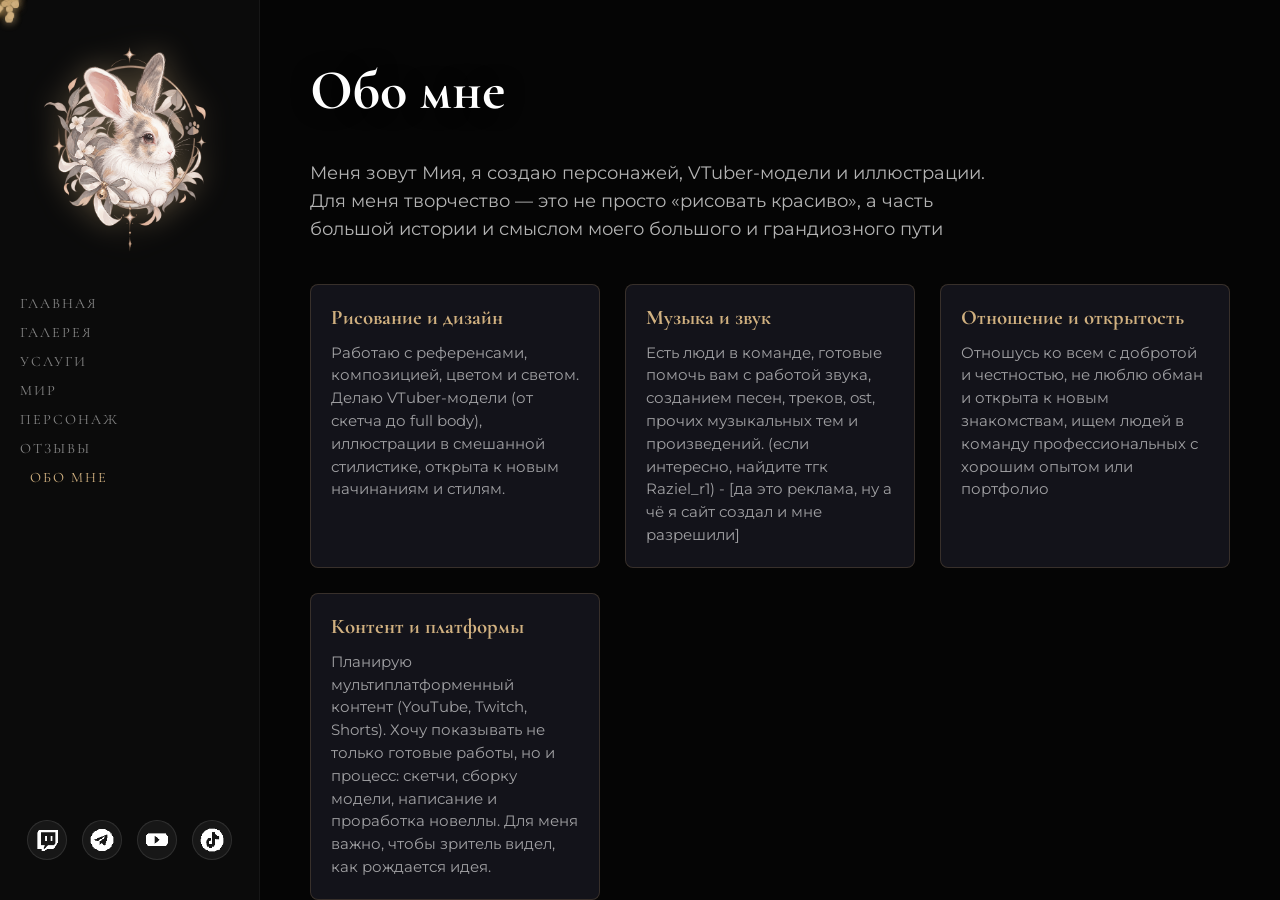
<file: about.html>
<!DOCTYPE html>
<html lang="ru">
<head>
  <link rel="icon" type="img/logo.png" href="img/logo.png">
  <meta charset="UTF-8" />
  <meta name="viewport" content="width=device-width, initial-scale=1.0" />
  <title>Обо мне — Ель Миу Азхар</title>
  
  <link rel="preconnect" href="https://fonts.googleapis.com">
  <link rel="preconnect" href="https://fonts.gstatic.com" crossorigin>
  <link href="https://fonts.googleapis.com/css2?family=Cormorant+Garamond:wght@400;600;700&family=Montserrat:wght@400;500&display=swap" rel="stylesheet">

  <!-- ЗВУКИ (должны лежать в папке sounds/) -->
  <audio id="sound-click" src="sounds/tik.mp3" preload="auto"></audio>
  <audio id="sound-hover" src="sounds/navodka.mp3" preload="auto"></audio>

  <style>
    /* --- БАЗОВЫЕ НАСТРОЙКИ --- */
    body {
      margin: 0;
      padding: 0;
      height: 100vh;
      overflow-x: hidden;
      display: flex;
      flex-direction: column;
      font-family: 'Montserrat', sans-serif;
      background-color: #050505;
      color: #fff;
      box-sizing: border-box;
    }
    * { box-sizing: border-box; }
    .page-wrapper {
      display: flex;
      width: 100%;
      height: 100%;
      overflow: hidden;
      position: relative;
    }

    /* --- САЙДБАР --- */
    .sidebar {
      width: 260px;
      height: 100%;
      background: #0b0b0b;
      padding: 40px 20px;
      display: flex;
      flex-direction: column;
      justify-content: space-between;
      flex-shrink: 0;
      z-index: 10;
      border-right: 1px solid rgba(255,255,255,0.05);
    }
    .logo-wrapper {
      margin-bottom: 30px;
      opacity: 0;
      transform: translateY(-20px);
      animation: fadeInDown 1.2s cubic-bezier(0.16, 1, 0.3, 1) forwards;
    }
    .site-logo {
      max-width: 100%;
      height: auto;
      filter: drop-shadow(0 0 15px rgba(209, 177, 128, 0.4));
    }
    @keyframes logoFloat {
      0%, 100% { transform: translateY(0); }
      50% { transform: translateY(-5px); }
    }
    .logo-wrapper img { animation: logoFloat 6s ease-in-out infinite; }

    .nav-list {
      list-style: none;
      padding: 0; margin: 0;
      display: flex;
      flex-direction: column;
      gap: 10px;
    }
    .nav-link {
      text-decoration: none;
      color: rgba(255, 255, 255, 0.5);
      font-family: 'Cormorant Garamond', serif;
      font-size: 0.9rem;
      text-transform: uppercase;
      letter-spacing: 2px;
      padding: 5px 0;
      transition: all 0.3s ease;
    }
    .nav-link:hover, .nav-link.active {
      color: #d1b180;
      padding-left: 10px;
    }

    .social-row {
      display: flex;
      justify-content: center;
      align-items: center;
      gap: 15px;
      margin-top: auto;
      flex-wrap: nowrap;
    }
    .social-icon-btn {
      width: 40px; height: 40px;
      border-radius: 50%;
      background: rgba(255, 255, 255, 0.05);
      border: 1px solid rgba(255,255,255,0.1);
      display: flex; align-items: center; justify-content: center;
      text-decoration: none;
      transition: all 0.3s cubic-bezier(0.175, 0.885, 0.32, 1.275);
    }
    .social-icon-btn img {
      width: 24px; height: 24px;
      object-fit: contain;
      filter: brightness(0) invert(1);
    }
    .social-icon-btn:hover {
      background: #d1b180;
      transform: scale(1.1) rotate(10deg);
      border-color: #d1b180;
    }
    .social-icon-btn:hover img { filter: brightness(0) invert(0); }

    /* --- КОНТЕНТ --- */
    .main-content {
      flex-grow: 1;
      background: #050505;
      padding: 60px 50px;
      overflow-y: auto;
      position: relative;
      display: flex;
      flex-direction: column;
    }

    .hero-title {
      font-family: 'Cormorant Garamond', serif;
      font-size: 3.5rem;
      color: white;
      margin: 0 0 20px 0;
      line-height: 1.1;
      text-shadow: 0 0 20px rgba(0,0,0,0.5);
      opacity: 0; transform: translateY(30px);
      animation: fadeInUp 1s cubic-bezier(0.16, 1, 0.3, 1) 0.5s forwards;
    }

    .about-intro {
      color: rgba(255,255,255,0.7);
      font-size: 1.1rem;
      max-width: 700px;
      line-height: 1.6;
      margin-bottom: 40px;
      opacity: 0; transform: translateY(20px);
      animation: fadeInUp 0.8s cubic-bezier(0.16, 1, 0.3, 1) 0.7s forwards;
    }

    .skills-grid {
      display: grid;
      grid-template-columns: repeat(auto-fit, minmax(240px, 1fr));
      gap: 25px;
      margin-bottom: 50px;
    }

    .skill-card {
      background: rgba(26, 26, 36, 0.7);
      backdrop-filter: blur(10px);
      border: 1px solid rgba(205, 163, 110, 0.2);
      padding: 20px;
      border-radius: 8px;
      opacity: 0; transform: translateY(20px);
      animation: fadeInUp 0.6s cubic-bezier(0.16, 1, 0.3, 1) forwards;
      transition: transform 0.3s ease, border-color 0.3s ease;
    }
    .skill-card:nth-child(1) { animation-delay: 0.6s; }
    .skill-card:nth-child(2) { animation-delay: 0.7s; }
    .skill-card:nth-child(3) { animation-delay: 0.8s; }
    .skill-card:nth-child(4) { animation-delay: 0.9s; }
    .skill-card:hover {
      transform: translateY(-5px) scale(1.01);
      border-color: #d1b180;
    }

    .skill-card h3 {
      color: #d1b180;
      margin: 0 0 12px 0;
      font-family: 'Cormorant Garamond', serif;
      font-size: 1.3rem;
    }
    .skill-card p {
      color: rgba(255,255,255,0.6);
      margin: 0; font-size: 0.95rem; line-height: 1.5;
    }

    .vision-section {
      border-top: 1px solid rgba(255,255,255,0.08);
      padding-top: 40px;
      opacity: 0; transform: translateY(20px);
      animation: fadeIn 0.8s ease-out 1.0s forwards;
    }
    .vision-title {
      color: white; font-family: 'Cormorant Garamond', serif;
      font-size: 1.8rem; margin-bottom: 20px;
    }
    .vision-text {
      color: rgba(255,255,255,0.65);
      max-width: 700px; line-height: 1.6;
    }

    .cta-block {
      margin-top: auto; text-align: center;
      opacity: 0; animation: fadeIn 0.8s ease-out 1.1s forwards;
    }
    .order-btn {
      background: transparent; border: 2px solid #d1b180;
      color: #d1b180; padding: 14px 40px; text-decoration: none;
      text-transform: uppercase; font-weight: 700; letter-spacing: 1px;
      cursor: pointer; transition: all 0.3s ease;
      font-family: 'Cormorant Garamond', serif;
    }
    .order-btn:hover {
      background: #d1b180; color: #000;
      box-shadow: 0 0 20px rgba(209, 177, 128, 0.3);
    }

    @keyframes fadeInDown { to { opacity: 1; transform: translateY(0); } }
    @keyframes fadeInUp { to { opacity: 1; transform: translateY(0); } }
    @keyframes fadeIn { to { opacity: 1; } }

    /* МОДАЛЬНОЕ ОКНО */
    .modal-overlay {
      position: fixed; top: 0; left: 0; width: 100%; height: 100%;
      background: rgba(0, 0, 0, 0.9); display: none;
      justify-content: center; align-items: center; z-index: 1000;
      backdrop-filter: blur(4px);
    }
    .modal-overlay.active { display: flex; }
    .modal-content {
      background: #111; padding: 30px; border: 1px solid #d1b180;
      text-align: center; max-width: 500px; width: 90%;
    }
    .modal-close {
      position: absolute; top: 15px; right: 20px; background: none; border: none;
      color: rgba(255,255,255,0.5); font-size: 2rem; cursor: pointer;
    }
    .payment-grid {
      display: grid; grid-template-columns: 1fr 1fr; gap: 10px; margin-top: 20px;
    }
    .payment-btn {
      background: transparent; border: 1px solid #d1b180;
      color: #d1b180; padding: 12px; text-decoration: none;
      text-transform: uppercase; font-weight: 700; transition: 0.3s;
      text-align: center; display: block;
    }
    .payment-btn:hover {
      background: #d1b180; color: #000;
      box-shadow: 0 0 15px rgba(209, 177, 128, 0.4);
    }

    @media (max-width: 768px) {
  /* 1. Превращаем сайдбар в компактную шапку сверху */
  .sidebar {
    width: 100%;
    height: auto;
    min-height: 65px; /* Чуть выше, чтобы всё красиво влезло */
    padding: 10px 15px;
    flex-direction: row;
    align-items: center;
    justify-content: flex-start;
    gap: 12px;
    position: sticky;
    top: 0;
    z-index: 1000;
    border-right: none;
    border-bottom: 1px solid rgba(255, 255, 255, 0.1);
    flex-wrap: nowrap; /* Важно: не даем элементам прыгать вниз */
    overflow-x: auto; /* ГЛАВНОЕ: включаем прокрутку самой шапки */
    scrollbar-width: none; /* Скрываем полосу прокрутки в Firefox */
  }

  .sidebar::-webkit-scrollbar {
    display: none; /* Скрываем полосу прокрутки в Chrome/Safari */
  }

  /* 2. Логотип: маленький и круглый */
  .logo-wrapper {
    order: 1;
    width: 44px;
    flex-shrink: 0;
    margin: 0;
    padding: 0;
  }

  .site-logo {
    width: 44px;
    height: 44px;
    border-radius: 50%;
    object-fit: cover;
    filter: drop-shadow(0 0 5px rgba(209, 177, 128, 0.3));
  }

  /* 3. Соцсети: компактно */
  .social-row {
    order: 2;
    display: flex;
    gap: 8px;
    flex-shrink: 0;
  }

  .social-icon-btn {
    width: 32px;
    height: 32px;
    padding: 0;
    border-radius: 50%;
  }

  .social-icon-btn img {
    width: 20px;
    height: 20px;
    object-fit: contain;
  }

  /* 4. Меню: делаем его прокручиваемым внутри шапки */
  .sidebar nav {
    order: 3;
    width: auto;
    margin: 0;
    flex-grow: 1;
  }

  .nav-list {
    display: flex;
    flex-direction: row;
    gap: 24px; /* Расстояние между пунктами меню */
    margin: 0;
    padding: 0;
    list-style: none;
    overflow-x: auto; /* Разрешаем скролл внутри списка */
    scrollbar-width: none;
    padding-bottom: 8px; /* Отступ снизу, чтобы текст не прилипал к скроллу */
  }
  
  .nav-list::-webkit-scrollbar {
    display: none;
  }

  .nav-link {
    white-space: nowrap; /* Запрещаем перенос текста ссылки */
    padding: 0;
    letter-spacing: 1px;
    font-size: 0.85rem;
    text-transform: uppercase;
    color: rgba(255, 255, 255, 0.6);
  }

  .nav-link:hover, .nav-link.active {
    color: #d1b180;
    padding-left: 0; /* Убираем сдвиг на мобильном */
  }

  /* 5. Скрываем большие серые кнопки контактов в блоке .contact-block */
  .contact-block {
    display: none; 
  }

  /* 6. Подстройка основного контента */
  .page-wrapper {
    flex-direction: column;
    height: auto;
  }

  .main-content {
    width: 100%;
    padding: 20px;
    flex-grow: 1;
    overflow-y: auto;
    max-height: calc(100vh - 75px); /* Высота: весь экран минус высота шапки */
  }

  /* 7. Адаптив заголовков и карточек */
  .hero-title {
    font-size: 1.8rem;
    line-height: 1.2;
  }

  .blocks-row {
    margin-top: 30px;
    flex-direction: column;
  }

  .square-card {
    flex: 1 1 100%;
    max-width: 100%;
    padding: 20px;
  }
}

  </style>
</head>
<body>
  <div class="page-wrapper">
    <!-- ЛЕВАЯ ПАНЕЛЬ -->
    <aside class="sidebar">
      <div class="logo-wrapper">
        <img src="img/logo.png" alt="Ель Миу Азхар" class="site-logo" onerror="this.style.display='none'" />
      </div>
      <nav>
        <ul class="nav-list">
          <li><a href="index.html" class="nav-link">Главная</a></li>
          <li><a href="gallery.html" class="nav-link">Галерея</a></li>
          <li><a href="services.html" class="nav-link">Услуги</a></li>
          <li><a href="world.html" class="nav-link">Мир</a></li>
          <li><a href="character.html" class="nav-link">Персонаж</a></li>
          <li><a href="reviews.html" class="nav-link">Отзывы</a></li>
          <li><a href="about.html" class="nav-link active">Обо мне</a></li>
        </ul>
      </nav>
      <div class="social-row">
        <a href="https://www.twitch.tv/kukolnik690028" target="_blank" class="social-icon-btn"><img src="img/twitch.png" alt="Twitch" /></a>
        <a href="https://t.me/MIUMIU690028" target="_blank" class="social-icon-btn"><img src="img/telegram.png" alt="Telegram" /></a>
        <a href="https://www.youtube.com/@elmiuazhar" target="_blank" class="social-icon-btn"><img src="img/youtube.png" alt="YouTube" /></a>
        <a href="https://www.tiktok.com/@elmiuazhar?is_from_webapp=1&sender_device=pc" target="_blank" class="social-icon-btn"><img src="img/tiktok.png" alt="TikTok" /></a>
      </div>
    </aside>
     <!-- ПРАВАЯ ЧАСТЬ -->
    <main class="main-content">
      <h1 class="hero-title">Обо мне</h1>

      <p class="about-intro">
        Меня зовут Мия, я создаю персонажей, VTuber-модели и иллюстрации. Для меня творчество — это не просто «рисовать красиво», а часть большой истории и смыслом моего большого и грандиозного пути

      <section class="skills-grid">
        <article class="skill-card">
          <h3>Рисование и дизайн</h3>
          <p>Работаю с референсами, композицией, цветом и светом. Делаю VTuber-модели (от скетча до full body), иллюстрации в смешанной стилистике, открыта к новым начинаниям и стилям.</p>
        </article>

        <article class="skill-card">
          <h3>Музыка и звук</h3>
          <p>Есть люди в команде, готовые помочь вам с работой звука, созданием песен, треков, ost, прочих музыкальных тем и произведений. (если интересно, найдите тгк Raziel_r1) - [да это реклама, ну а чё я сайт создал и мне разрешили]</p>
        </article>

        <article class="skill-card">
          <h3>Отношение и открытость</h3>
          <p>Отношусь ко всем с добротой и честностью, не люблю обман и открыта к новым знакомствам, ищем людей в команду профессиональных с хорошим опытом или портфолио</p>
        </article>

        <article class="skill-card">
          <h3>Контент и платформы</h3>
          <p>Планирую мультиплатформенный контент (YouTube, Twitch, Shorts). Хочу показывать не только готовые работы, но и процесс: скетчи, сборку модели, написание и проработка новеллы. Для меня важно, чтобы зритель видел, как рождается идея.</p>
        </article>
      </section>

      <section class="vision-section">
        <h2 class="vision-title">Моя цель</h2>
        <p class="vision-text">
          Сделать творчество полноценной работой, где каждая часть усиливает другую: анатомия, свет, контур, цветокор и подбор палитры. Хочу, чтобы мои проекты ощущались как «вселенная» — с историей, правилами и узнаваемой эстетикой/стилистикой. И при этом оставаться понятной для зрителя: показывать процесс, расскрывать искусство, делиться тем, что вдохновляет.
        </p>
      </section>
    </main>
  </div>
  <!-- ЗВУКИ (должны лежать в папке sounds/) -->
  <audio id="sound-click" src="sounds/tik.mp3" preload="auto"></audio>
  <audio id="sound-hover" src="sounds/navodka.mp3" preload="auto"></audio>

  <div id="spark-container"></div>
  <style>
    #spark-container {
      position: fixed;
      top: 0;
      left: 0;
      width: 100%;
      height: 100%;
      pointer-events: none;
      z-index: 9998;
    }
    .spark {
      position: absolute;
      border-radius: 50%;
      background: #d1b180;
      box-shadow: 0 0 10px rgba(209, 177, 128, 0.8);
      will-change: transform, opacity;
    }
  </style>
  <script>
    const container = document.getElementById('spark-container');
    const MAX_SPARKS = 150;
    const SPARK_SIZE = 4;
    const SPEED_FACTOR = 0.6;

    let mouseX = 0;
    let mouseY = 0;

    document.addEventListener('mousemove', (e) => {
      mouseX = e.clientX;
      mouseY = e.clientY;
    });

    function spawnSparks() {
      const count = 3;
      for (let i = 0; i < count; i++) {
        const spark = document.createElement('div');
        spark.classList.add('spark');

        const size = SPARK_SIZE * (0.5 + Math.random() * 1.5);
        spark.style.width = `${size}px`;
        spark.style.height = `${size}px`;

        const offsetX = (Math.random() - 0.5) * 25;
        const offsetY = (Math.random() - 0.5) * 25;
        spark.style.left = `${mouseX + offsetX}px`;
        spark.style.top = `${mouseY + offsetY}px`;

        container.appendChild(spark);

        const angle = Math.random() * Math.PI * 2;
        const distance = 80 + Math.random() * 60;
        const vx = Math.cos(angle) * distance * SPEED_FACTOR;
        const vy = Math.sin(angle) * distance * SPEED_FACTOR;

        let progress = 0;
        const duration = 600 + Math.random() * 400;

        function animateSpark() {
          progress += 1;
          const t = Math.min(progress / duration, 1);
          spark.style.transform = `translate(${vx * t}px, ${vy * t}px)`;
          spark.style.opacity = 1 - t;

          if (t < 1) {
            requestAnimationFrame(animateSpark);
          } else {
            spark.remove();
          }
        }

        animateSpark();

        if (container.children.length > MAX_SPARKS) {
          container.firstChild.remove();
        }
      }
    }

    setInterval(spawnSparks, 80);
  </script>
  <script>
    const clickAudio = document.getElementById('sound-click');
    const hoverAudio = document.getElementById('sound-hover');

    // Функция безопасного воспроизведения звука (учитывает политику браузеров)
    function playSound(audio) {
      if (!audio) return;
      audio.currentTime = 0; // перезапуск с начала
      audio.play().catch(e => console.log('Автовоспроизведение заблокировано браузером (нормально до первого клика)'));
    }

    // Элементы, на которых будут звуки
    const interactiveElements = document.querySelectorAll(
      '.nav-link, .social-icon-btn, .order-btn, .payment-btn, .modal-close'
    );

    interactiveElements.forEach(el => {
      // Звук при наведении
      el.addEventListener('mouseenter', () => {
        playSound(hoverAudio);
      });

      // Звук при клике
      el.addEventListener('click', () => {
        playSound(clickAudio);
      });
    });

    // Модальное окно
    const openBtn = document.getElementById('open-payment');
    const closeBtn = document.getElementById('close-payment');
    const modal = document.getElementById('payment-modal');

    if (openBtn) {
      openBtn.addEventListener('click', () => {
        modal.classList.add('active');
      });
    }

    if (closeBtn) {
      closeBtn.addEventListener('click', () => {
        modal.classList.remove('active');
      });
    }

    window.addEventListener('click', (e) => {
      if (e.target === modal) {
        modal.classList.remove('active');
      }
    });
  </script>
</body>
</html>
</file>
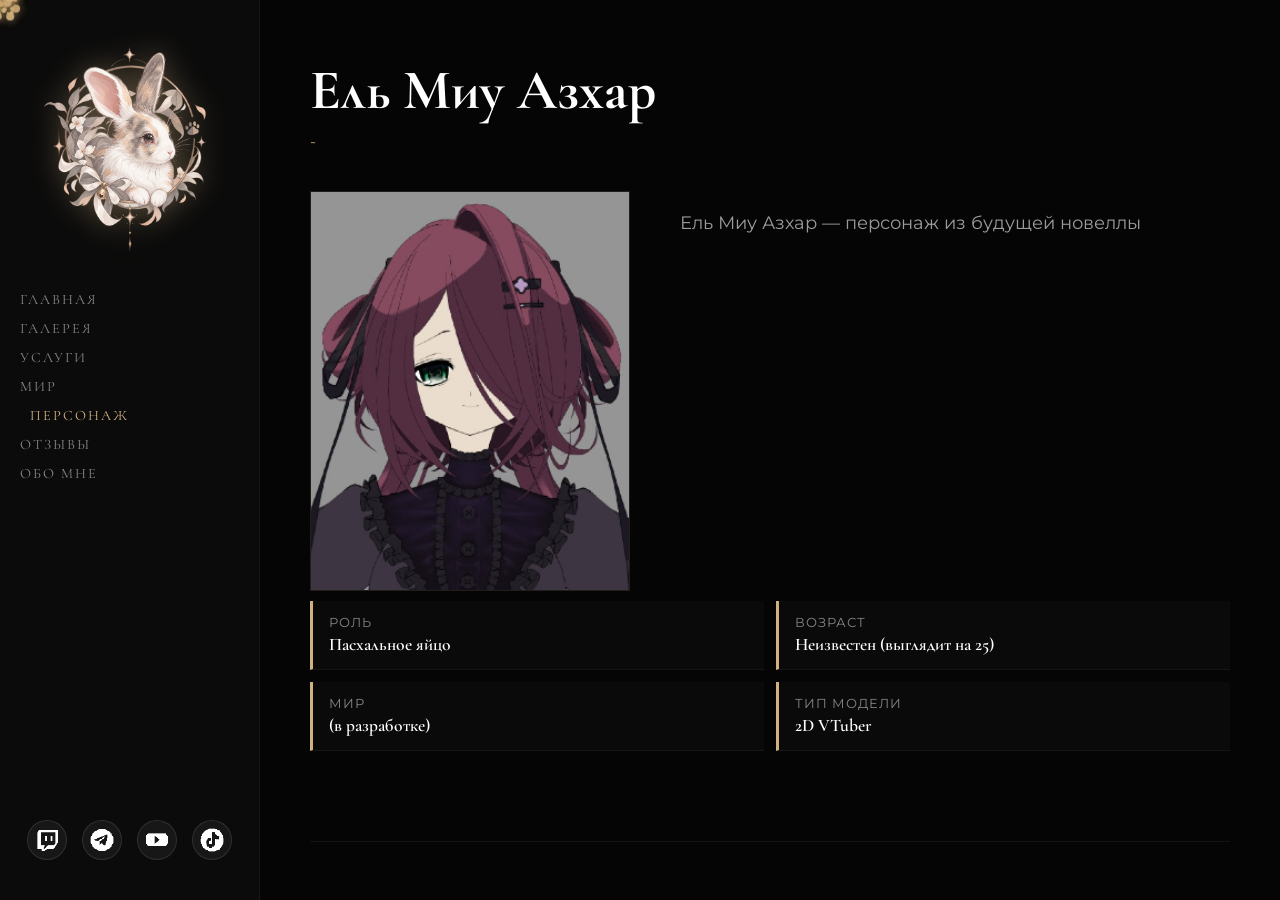
<file: character.html>
<!DOCTYPE html>
<html lang="ru">
<head>
  <link rel="icon" type="img/logo.png" href="img/logo.png">
  <meta charset="UTF-8" />
  <meta name="viewport" content="width=device-width, initial-scale=1.0" />
  <title>Персонаж: — Ель Миу Азхар</title>
  
  <link rel="preconnect" href="https://fonts.googleapis.com">
  <link rel="preconnect" href="https://fonts.gstatic.com" crossorigin>
  <link href="https://fonts.googleapis.com/css2?family=Cormorant+Garamond:wght@400;600;700&family=Montserrat:wght@400;500&display=swap" rel="stylesheet">
  
  <!-- ЗВУКИ (должны лежать в папке sounds/) -->
  <audio id="sound-click" src="sounds/tik.mp3" preload="auto"></audio>
  <audio id="sound-hover" src="sounds/navodka.mp3" preload="auto"></audio>

  <style>
    /* --- БАЗОВЫЕ НАСТРОЙКИ --- */
        /* --- ФОНОВОЕ ВИДЕО (нижний слой) --- */
    body {
      margin: 0;
      padding: 0;
      height: 100vh;
      overflow-x: hidden;
      display: flex;
      flex-direction: column;
      font-family: 'Montserrat', sans-serif;
      color: #fff;
      box-sizing: border-box;
    }

    * { box-sizing: border-box; }

    .page-wrapper {
      display: flex;
      width: 100%;
      height: 100%;
      overflow: hidden;
      position: relative;
    }

    /* --- ЛЕВАЯ ПАНЕЛЬ (САЙДБАР) --- */
    .sidebar {
      width: 260px;
      height: 100%;
      background: #0b0b0b;
      padding: 40px 20px;
      display: flex;
      flex-direction: column;
      justify-content: space-between;
      flex-shrink: 0;
      position: relative;
      z-index: 10;
      border-right: 1px solid rgba(255,255,255,0.05);
    }

    .logo-wrapper {
      margin-bottom: 30px;
      opacity: 0;
      transform: translateY(-20px);
      animation: fadeInDown 1.2s cubic-bezier(0.16, 1, 0.3, 1) forwards;
    }

    .site-logo {
      max-width: 100%;
      height: auto;
      display: block;
      filter: drop-shadow(0 0 15px rgba(209, 177, 128, 0.4));
    }

    @keyframes logoFloat {
      0%, 100% { transform: translateY(0); }
      50% { transform: translateY(-5px); }
    }
    .logo-wrapper img { animation: logoFloat 6s ease-in-out infinite; }

    .nav-list {
      list-style: none;
      padding: 0;
      margin: 0;
      display: flex;
      flex-direction: column;
      gap: 10px;
    }

    .nav-link {
      text-decoration: none;
      color: rgba(255, 255, 255, 0.5);
      font-family: 'Cormorant Garamond', serif;
      font-size: 0.9rem;
      text-transform: uppercase;
      letter-spacing: 2px;
      padding: 5px 0;
      transition: all 0.3s ease;
      position: relative;
    }

    .nav-link:hover, .nav-link.active {
      color: #d1b180;
      padding-left: 10px;
    }

    .social-row {
      display: flex;
      justify-content: center;
      align-items: center;
      gap: 15px;
      margin-top: auto;
      flex-wrap: nowrap;
    }

    .social-icon-btn {
      width: 40px;
      height: 40px;
      border-radius: 50%;
      background: rgba(255, 255, 255, 0.05);
      border: 1px solid rgba(255, 255, 255, 0.1);
      display: flex;
      align-items: center;
      justify-content: center;
      text-decoration: none;
      color: white;
      transition: all 0.3s cubic-bezier(0.175, 0.885, 0.32, 1.275);
      overflow: hidden;
    }

    .social-icon-btn img {
      width: 24px;
      height: 24px;
      object-fit: contain;
      filter: brightness(0) invert(1);
    }

    .social-icon-btn:hover {
      background: #d1b180;
      transform: scale(1.1) rotate(10deg);
      border-color: #d1b180;
    }

    .social-icon-btn:hover img {
      filter: brightness(0) invert(0);
    }

    /* --- ПРАВАЯ ЧАСТЬ (КОНТЕНТ) --- */
    .main-content {
      flex-grow: 1;
      background: #050505;
      padding: 60px 50px;
      overflow-y: auto;
      position: relative;
      display: flex;
      flex-direction: column;
    }

    /* Заголовок персонажа */
    .char-hero {
      opacity: 0;
      transform: translateY(30px);
      animation: fadeInUp 1s cubic-bezier(0.16, 1, 0.3, 1) 0.5s forwards;
      margin-bottom: 40px;
    }

    .char-title {
      font-family: 'Cormorant Garamond', serif;
      font-size: 3.5rem;
      color: white;
      margin: 0 0 10px 0;
      line-height: 1.1;
    }

    .char-subtitle {
      color: rgba(209, 177, 128, 0.8);
      font-family: 'Montserrat', sans-serif;
      font-size: 1rem;
      text-transform: uppercase;
      letter-spacing: 3px;
      margin: 0;
    }

    /* Сетка: арт + информация */
    .character-layout {
      display: grid;
      grid-template-columns: 320px 1fr;
      gap: 50px;
      align-items: start;
    }

    .char-image-wrapper {
      width: 100%;
      aspect-ratio: 4/5;
      background: rgba(255, 255, 255, 0.03);
      border: 1px solid rgba(209, 177, 128, 0.1);
      display: flex;
      align-items: center;
      justify-content: center;
      overflow: hidden;
      position: relative;
      opacity: 0;
      transform: translateY(20px);
      animation: fadeInUp 0.8s cubic-bezier(0.16, 1, 0.3, 1) 0.7s forwards;
    }

    .char-image-wrapper img {
      width: 100%;
      height: 100%;
      object-fit: cover;
      display: block;
    }

    .char-info-block {
      opacity: 0;
      transform: translateY(20px);
      animation: fadeInUp 0.8s cubic-bezier(0.16, 1, 0.3, 1) 0.8s forwards;
    }

    .char-desc {
      color: rgba(255, 255, 255, 0.6);
      font-size: 1.1rem;
      line-height: 1.7;
      margin-bottom: 35px;
      max-width: 550px;
    }

    /* Характеристики в стиле карточек */
    .stats-grid {
      display: grid;
      grid-template-columns: 1fr 1fr;
      gap: 12px;
      margin-bottom: 30px;
    }

    .stat-card {
      background: rgba(255, 255, 255, 0.02);
      border-left: 3px solid #d1b180;
      padding: 14px 16px;
      border-bottom: 1px solid rgba(255, 255, 255, 0.05);
      opacity: 0;
      transform: translateY(10px);
      animation: fadeIn 0.5s ease-out forwards;
    }

    .stat-label {
      font-family: 'Montserrat', sans-serif;
      font-size: 0.8rem;
      color: rgba(255, 255, 255, 0.5);
      text-transform: uppercase;
      letter-spacing: 1px;
      display: block;
      margin-bottom: 4px;
    }

    .stat-value {
      font-family: 'Cormorant Garamond', serif;
      font-weight: 600;
      color: white;
      font-size: 1.1rem;
    }

    .stat-card:nth-child(1) { animation-delay: 0.9s; }
    .stat-card:nth-child(2) { animation-delay: 1.0s; }
    .stat-card:nth-child(3) { animation-delay: 1.1s; }
    .stat-card:nth-child(4) { animation-delay: 1.2s; }

    /* Блок идей для контента */
    .content-ideas-block {
      margin-top: 50px;
      padding-top: 30px;
      border-top: 1px solid rgba(255, 255, 255, 0.05);
      opacity: 0;
      transform: translateY(20px);
      animation: fadeIn 0.6s ease-out 1.3s forwards;
    }

    .ideas-heading {
      color: #d1b180;
      font-family: 'Cormorant Garamond', serif;
      font-size: 1.5rem;
      margin-bottom: 20px;
    }

    .idea-item {
      color: rgba(255, 255, 255, 0.6);
      margin-bottom: 12px;
      font-size: 1rem;
    }

    .idea-item strong { color: white; }

    /* Кнопка CTA */
    .cta-block {
      margin-top: auto;
      text-align: center;
      opacity: 0;
      animation: fadeIn 0.8s ease-out 1.4s forwards;
    }

    .order-btn {
      background: transparent;
      border: 2px solid #d1b180;
      color: #d1b180;
      padding: 14px 40px;
      text-decoration: none;
      text-transform: uppercase;
      font-weight: 700;
      letter-spacing: 1px;
      cursor: pointer;
      transition: all 0.3s ease;
      font-family: 'Cormorant Garamond', serif;
    }

    .order-btn:hover {
      background: #d1b180;
      color: #000;
      box-shadow: 0 0 20px rgba(209, 177, 128, 0.3);
    }

    /* МОДАЛЬНОЕ ОКНО */
    .modal-overlay {
      position: fixed;
      top: 0; left: 0; width: 100%; height: 100%;
      background: rgba(0, 0, 0, 0.9);
      display: none;
      justify-content: center;
      align-items: center;
      z-index: 1000;
      backdrop-filter: blur(4px);
    }
    .modal-overlay.active { display: flex; }
    .modal-content {
      background: #111;
      padding: 30px;
      border: 1px solid #d1b180;
      text-align: center;
      max-width: 500px;
      width: 90%;
    }
    .modal-close {
      position: absolute;
      top: 15px; right: 20px;
      background: none;
      border: none;
      color: rgba(255,255,255,0.5);
      font-size: 2rem;
      cursor: pointer;
    }
    .payment-grid {
      display: grid;
      grid-template-columns: 1fr 1fr;
      gap: 10px;
      margin-top: 20px;
    }
    .payment-btn {
      background: transparent;
      border: 1px solid #d1b180;
      color: #d1b180;
      padding: 12px;
      text-decoration: none;
      text-transform: uppercase;
      font-weight: 700;
      transition: 0.3s;
      text-align: center;
      display: block;
    }
    .payment-btn:hover {
      background: #d1b180;
      color: #000;
      box-shadow: 0 0 15px rgba(209, 177, 128, 0.4);
    }

    /* Анимации */
    @keyframes fadeInDown { to { opacity: 1; transform: translateY(0); } }
    @keyframes fadeInUp { to { opacity: 1; transform: translateY(0); } }
    @keyframes fadeIn { to { opacity: 1; } }

    /* Скрытие скроллбара */
    body::-webkit-scrollbar { display: none; }
    body { scrollbar-width: none; -ms-overflow-style: none; }

    @media (max-width: 768px) {
  /* 1. Превращаем сайдбар в компактную шапку сверху */
  .sidebar {
    width: 100%;
    height: auto;
    min-height: 65px; /* Чуть выше, чтобы всё красиво влезло */
    padding: 10px 15px;
    flex-direction: row;
    align-items: center;
    justify-content: flex-start;
    gap: 12px;
    position: sticky;
    top: 0;
    z-index: 1000;
    border-right: none;
    border-bottom: 1px solid rgba(255, 255, 255, 0.1);
    flex-wrap: nowrap; /* Важно: не даем элементам прыгать вниз */
    overflow-x: auto; /* ГЛАВНОЕ: включаем прокрутку самой шапки */
    scrollbar-width: none; /* Скрываем полосу прокрутки в Firefox */
  }

  .sidebar::-webkit-scrollbar {
    display: none; /* Скрываем полосу прокрутки в Chrome/Safari */
  }

  /* 2. Логотип: маленький и круглый */
  .logo-wrapper {
    order: 1;
    width: 44px;
    flex-shrink: 0;
    margin: 0;
    padding: 0;
  }

  .site-logo {
    width: 44px;
    height: 44px;
    border-radius: 50%;
    object-fit: cover;
    filter: drop-shadow(0 0 5px rgba(209, 177, 128, 0.3));
  }

  /* 3. Соцсети: компактно */
  .social-row {
    order: 2;
    display: flex;
    gap: 8px;
    flex-shrink: 0;
  }

  .social-icon-btn {
    width: 32px;
    height: 32px;
    padding: 0;
    border-radius: 50%;
  }

  .social-icon-btn img {
    width: 20px;
    height: 20px;
    object-fit: contain;
  }

  /* 4. Меню: делаем его прокручиваемым внутри шапки */
  .sidebar nav {
    order: 3;
    width: auto;
    margin: 0;
    flex-grow: 1;
  }

  .nav-list {
    display: flex;
    flex-direction: row;
    gap: 24px; /* Расстояние между пунктами меню */
    margin: 0;
    padding: 0;
    list-style: none;
    overflow-x: auto; /* Разрешаем скролл внутри списка */
    scrollbar-width: none;
    padding-bottom: 8px; /* Отступ снизу, чтобы текст не прилипал к скроллу */
  }
  
  .nav-list::-webkit-scrollbar {
    display: none;
  }

  .nav-link {
    white-space: nowrap; /* Запрещаем перенос текста ссылки */
    padding: 0;
    letter-spacing: 1px;
    font-size: 0.85rem;
    text-transform: uppercase;
    color: rgba(255, 255, 255, 0.6);
  }

  .nav-link:hover, .nav-link.active {
    color: #d1b180;
    padding-left: 0; /* Убираем сдвиг на мобильном */
  }

  /* 5. Скрываем большие серые кнопки контактов в блоке .contact-block */
  .contact-block {
    display: none; 
  }

  /* 6. Подстройка основного контента */
  .page-wrapper {
    flex-direction: column;
    height: auto;
  }

  .main-content {
    width: 100%;
    padding: 20px;
    flex-grow: 1;
    overflow-y: auto;
    max-height: calc(100vh - 75px); /* Высота: весь экран минус высота шапки */
  }

  /* 7. Адаптив заголовков и карточек */
  .hero-title {
    font-size: 1.8rem;
    line-height: 1.2;
  }

  .blocks-row {
    margin-top: 30px;
    flex-direction: column;
  }

  .square-card {
    flex: 1 1 100%;
    max-width: 100%;
    padding: 20px;
  }
  /* 1. Превращаем сетку в одну колонку: сначала арт, потом текст */
  .character-layout {
    display: flex;
    flex-direction: column;
    align-items: center;
    gap: 24px;
  }

  /* 2. Делаем арт адаптивным, но не шире 320px */
  .char-image-wrapper {
    width: 100%;
    max-width: 320px;
    aspect-ratio: 4/5;
    margin: 0 auto;
  }

  .char-image-wrapper img {
    width: 100%;
    height: 100%;
    object-fit: cover;
  }

  /* 3. Блок с описанием (char-info-block) — просто на всю ширину */
  .char-info-block {
    width: 100%;
    max-width: 400px;
    text-align: center;
  }

  .char-desc {
    text-align: center;
    margin-bottom: 24px;
  }

  /* 4. Сетку характеристик тоже делаем в одну колонку на очень узких экранах,
     если нужно. На планшетах можно оставить 2 колонки. */
  .stats-grid {
    grid-template-columns: 1fr; /* Одна колонка */
    gap: 10px;
  }

  .stat-card {
    width: 100%;
  }
}



  </style>
</head>
<body class="bg-home">
  
  <div class="page-wrapper">
    
    <!-- ЛЕВАЯ ПАНЕЛЬ -->
    <aside class="sidebar">
      <div class="logo-wrapper">
        <img src="img/logo.png" alt="Ель Миу Азхар" class="site-logo" onerror="this.style.display='none'">
      </div>
      
      <nav>
        <ul class="nav-list">
          <li><a href="index.html" class="nav-link">Главная</a></li>
          <li><a href="gallery.html" class="nav-link">Галерея</a></li>
          <li><a href="services.html" class="nav-link">Услуги</a></li>
          <li><a href="world.html" class="nav-link">Мир</a></li>
          <li><a href="character.html" class="nav-link active">Персонаж</a></li>
          <li><a href="reviews.html" class="nav-link">Отзывы</a></li>
          <li><a href="about.html" class="nav-link">Обо мне</a></li>
        </ul>
      </nav>
      
      <div class="social-row">
        <a href="https://www.twitch.tv/kukolnik690028" target="_blank" class="social-icon-btn" title="Twitch">
          <img src="img/twitch.png" alt="Twitch" onerror="this.style.display='none'">
        </a>
        <a href="https://t.me/MIUMIU690028" target="_blank" class="social-icon-btn" title="Telegram">
          <img src="img/telegram.png" alt="Telegram" onerror="this.style.display='none'">
        </a>
        <a href="https://www.youtube.com/@elmiuazhar" target="_blank" class="social-icon-btn" title="YouTube">
          <img src="img/youtube.png" alt="YouTube" onerror="this.style.display='none'">
        </a>
        <a href="https://www.tiktok.com/@elmiuazhar?is_from_webapp=1&sender_device=pc" target="_blank" class="social-icon-btn" title="TikTok">
          <img src="img/tiktok.png" alt="TikTok" onerror="this.style.display='none'">
        </a>
      </div>
    </aside>

    <!-- ПРАВАЯ ЧАСТЬ: КОНТЕНТ ПЕРСОНАЖА -->
    <main class="main-content">
      
      <!-- Заголовок -->
      <header class="char-hero">
        <h1 class="char-title">Ель Миу Азхар</h1>
        <p class="char-subtitle">-</p>
      </header>

      <div class="character-layout">
        <!-- Арт -->
        <div class="char-image-wrapper">
          <img src="img/naret-full.png" alt="Нарет, Страж Врат" onerror="this.parentNode.innerHTML='<span style=\'color:rgba(255,255,255,0.4)\'>Арт скоро здесь</span>'">
        </div>

        <!-- Описание -->
        <div class="char-info-block">
          <p class="char-desc">
            Ель Миу Азхар — персонаж из будущей новеллы
          </p>
        </div>
      </div>

      <!-- Характеристики (карточки) -->
      <div class="stats-grid">
        <div class="stat-card">
          <span class="stat-label">Роль</span>
          <span class="stat-value">Пасхальное яйцо</span>
        </div>
        <div class="stat-card">
          <span class="stat-label">Возраст</span>
          <span class="stat-value">Неизвестен (выглядит на 25)</span>
        </div>
        <div class="stat-card">
          <span class="stat-label">Мир</span>
          <span class="stat-value">(в разработке)</span>
        </div>
        <div class="stat-card">
          <span class="stat-label">Тип модели</span>
          <span class="stat-value">2D VTuber</span>
        </div>
      </div>

      <!-- Блок идей для контента -->
      <div class="content-ideas-block">
        <h3 class="ideas-heading">Идеи на будущее:</h3>
        <div class="ideas-list">
          <div class="idea-item">
            <strong>Новелла</strong> посвящённая собственной истории и идеей
          </div>
          <div class="idea-item">
            Новые <strong>Стримы</strong> на твиче с моделькой
          </div>
          <div class="idea-item">
            создание и реализация <strong>Заказов</strong>, а также кастомные предложения от заказщиков
          </div>
          <div class="idea-item">
            <strong>Продвижение</strong> на всех открытых на данный момент площадках
          </div>
          <div class="idea-item" style="margin-top:16px; color:#aaa; font-size:0.9rem;">
            💡 ------------------------------------------------------------------------------------------------------------------------- 💡
          </div>
        </div>
      </div>
    </main>
  </div>
  <!-- ЗВУКИ (должны лежать в папке sounds/) -->
  <audio id="sound-click" src="sounds/tik.mp3" preload="auto"></audio>
  <audio id="sound-hover" src="sounds/navodka.mp3" preload="auto"></audio>

  <div id="spark-container"></div>
  <style>
    #spark-container {
      position: fixed;
      top: 0;
      left: 0;
      width: 100%;
      height: 100%;
      pointer-events: none;
      z-index: 9998;
    }
    .spark {
      position: absolute;
      border-radius: 50%;
      background: #d1b180;
      box-shadow: 0 0 10px rgba(209, 177, 128, 0.8);
      will-change: transform, opacity;
    }
  </style>
  <script>
    const container = document.getElementById('spark-container');
    const MAX_SPARKS = 150;
    const SPARK_SIZE = 4;
    const SPEED_FACTOR = 0.6;

    let mouseX = 0;
    let mouseY = 0;

    document.addEventListener('mousemove', (e) => {
      mouseX = e.clientX;
      mouseY = e.clientY;
    });

    function spawnSparks() {
      const count = 3;
      for (let i = 0; i < count; i++) {
        const spark = document.createElement('div');
        spark.classList.add('spark');

        const size = SPARK_SIZE * (0.5 + Math.random() * 1.5);
        spark.style.width = `${size}px`;
        spark.style.height = `${size}px`;

        const offsetX = (Math.random() - 0.5) * 25;
        const offsetY = (Math.random() - 0.5) * 25;
        spark.style.left = `${mouseX + offsetX}px`;
        spark.style.top = `${mouseY + offsetY}px`;

        container.appendChild(spark);

        const angle = Math.random() * Math.PI * 2;
        const distance = 80 + Math.random() * 60;
        const vx = Math.cos(angle) * distance * SPEED_FACTOR;
        const vy = Math.sin(angle) * distance * SPEED_FACTOR;

        let progress = 0;
        const duration = 600 + Math.random() * 400;

        function animateSpark() {
          progress += 1;
          const t = Math.min(progress / duration, 1);
          spark.style.transform = `translate(${vx * t}px, ${vy * t}px)`;
          spark.style.opacity = 1 - t;

          if (t < 1) {
            requestAnimationFrame(animateSpark);
          } else {
            spark.remove();
          }
        }

        animateSpark();

        if (container.children.length > MAX_SPARKS) {
          container.firstChild.remove();
        }
      }
    }

    setInterval(spawnSparks, 80);
  </script>
  <script>
    const clickAudio = document.getElementById('sound-click');
    const hoverAudio = document.getElementById('sound-hover');

    // Безопасное воспроизведение звука (браузеры требуют взаимодействия пользователя)
    function playSound(audio) {
      if (!audio) return;
      audio.currentTime = 0; // перезапуск с начала
      audio.play().catch(e => {
        // Это нормально: автовоспроизведение заблокировано браузером, пока пользователь не кликнет
        console.log('Автовоспроизведение заблокировано браузером (нормально до первого клика)');
      });
    }

    // Элементы, на которых будут звуки
    const interactiveElements = document.querySelectorAll(
      '.nav-link, .social-icon-btn, .order-btn, .payment-btn, .modal-close'
    );

    interactiveElements.forEach(el => {
      // Звук при наведении
      el.addEventListener('mouseenter', () => {
        playSound(hoverAudio);
      });

      // Звук при клике
      el.addEventListener('click', () => {
        playSound(clickAudio);
      });
    });

    // Модальное окно
    const openBtn = document.getElementById('open-payment');
    const closeBtn = document.getElementById('close-payment');
    const modal = document.getElementById('payment-modal');

    if (openBtn) {
      openBtn.addEventListener('click', () => {
        modal.classList.add('active');
      });
    }

    if (closeBtn) {
      closeBtn.addEventListener('click', () => {
        modal.classList.remove('active');
      });
    }

    window.addEventListener('click', (e) => {
      if (e.target === modal) {
        modal.classList.remove('active');
      }
    });
  </script>
</body>
</html>
</file>
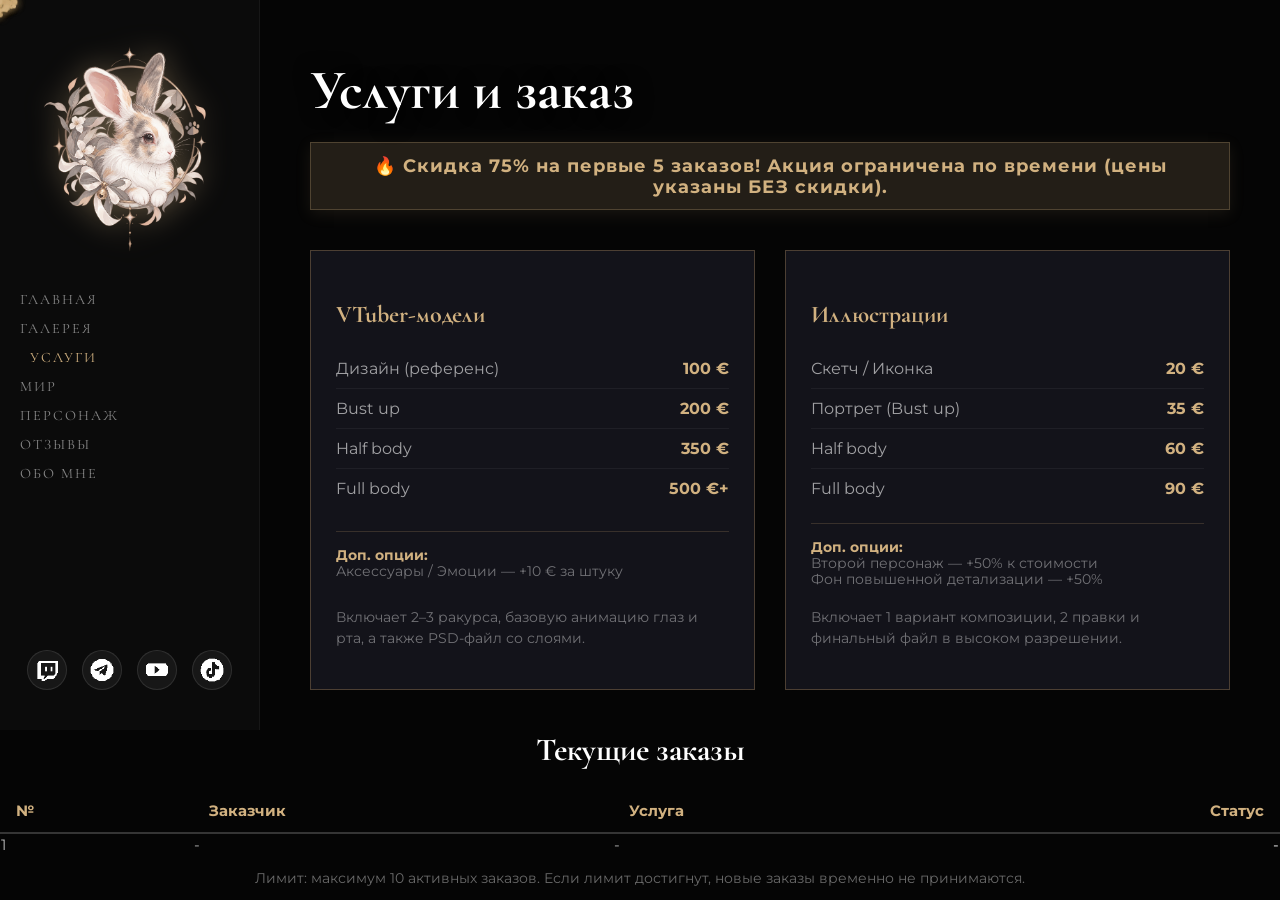
<file: services.html>
<!DOCTYPE html>
<html lang="ru">
<head>
  <link rel="icon" type="img/logo.png" href="img/logo.png">
  <meta charset="UTF-8" />
  <meta name="viewport" content="width=device-width, initial-scale=1.0" />
  <title>Услуги и заказы — Ель Миу Азхар</title>

  <link rel="preconnect" href="https://fonts.googleapis.com">
  <link rel="preconnect" href="https://fonts.gstatic.com" crossorigin>
  <link href="https://fonts.googleapis.com/css2?family=Cormorant+Garamond:wght@400;600;700&family=Montserrat:wght@400;500;display=swap" rel="stylesheet">

  <!-- Звуки (должны лежать в sounds/) -->
  <audio id="sound-click" src="sounds/tik.mp3" preload="auto"></audio>
  <audio id="sound-hover" src="sounds/navodka.mp3" preload="auto"></audio>

  <style>
        /* --- ФОНОВОЕ ВИДЕО (нижний слой) --- */
    .video-background {
      position: fixed;
      top: 0; left: 0; width: 100%; height: 100%;
      z-index: -100;
      overflow: hidden;
      opacity: 0,90;
      background-color: #050505;
    }
    #bg-video {
      position: absolute;
      top: 50%; left: 50%;
      min-width: 100%; min-height: 100%;
      width: auto; height: auto;
      transform: translate(-50%, -50%);
      object-fit: cover;
      display: block;
    }
    .dark-overlay {
      position: fixed;
      top: 0; left: 0; width: 100%; height: 100%;
      background: rgba(0, 0, 0, 0.178); /* подбери под себя: 0.4–0.65 */
      z-index: 5;                       /* выше видео, но ниже контента */
      pointer-events: none; 
    }
    /* --- БАЗА --- */
    body {
      margin: 0; padding: 0; height: 100vh; overflow-x: hidden;
      display: flex; flex-direction: column; font-family: 'Montserrat', sans-serif;
      background-color: #050505; color: #fff; box-sizing: border-box;
    }
    * { box-sizing: border-box; }
    .page-wrapper {
      display: flex; width: 100%; height: 100%; overflow: hidden; position: relative;
    }

    /* --- САЙДБАР --- */
    .sidebar {
      width: 260px; height: 100%; background: #0b0b0b; padding: 40px 20px;
      display: flex; flex-direction: column; justify-content: space-between;
      flex-shrink: 0; z-index: 10; border-right: 1px solid rgba(255,255,255,0.05);
    }
    .logo-wrapper { margin-bottom: 30px; opacity: 0; transform: translateY(-20px);
      animation: fadeInDown 1.2s cubic-bezier(0.16, 1, 0.3, 1) forwards; }
    .site-logo { max-width: 100%; height: auto; display: block;
      filter: drop-shadow(0 0 15px rgba(209, 177, 128, 0.4)); }
    @keyframes logoFloat { 0%, 100% { transform: translateY(0); } 50% { transform: translateY(-5px); } }
    .logo-wrapper img { animation: logoFloat 6s ease-in-out infinite; }

    .nav-list { list-style: none; padding: 0; margin: 0; display: flex; flex-direction: column; gap: 10px; }
    .nav-link { text-decoration: none; color: rgba(255, 255, 255, 0.5);
      font-family: 'Cormorant Garamond', serif; font-size: 0.9rem; text-transform: uppercase;
      letter-spacing: 2px; padding: 5px 0; transition: all 0.3s ease; position: relative; cursor: pointer; }
    .nav-link:hover, .nav-link.active { color: #d1b180; padding-left: 10px; }

    .social-row { display: flex; justify-content: center; align-items: center; gap: 15px; margin-top: auto; }
    .social-icon-btn { width: 40px; height: 40px; border-radius: 50%;
      background: rgba(255, 255, 255, 0.05); border: 1px solid rgba(255,255,255,0.1);
      display: flex; align-items: center; justify-content: center; text-decoration: none;
      transition: all 0.35s cubic-bezier(0.175, 0.885, 0.32, 1.275); overflow: hidden; cursor: pointer; }
    .social-icon-btn img { width: 24px; height: 24px; object-fit: contain; filter: brightness(0) invert(1); }
    .social-icon-btn:hover { background: #d1b180; transform: scale(1.1) rotate(10deg); border-color: #d1b180; }
    .social-icon-btn:hover img { filter: brightness(0) invert(0); }

    /* --- КОНТЕНТ --- */
    .main-content {
      flex-grow: 1; background: #050505; padding: 60px 50px; overflow-y: auto;
      position: relative; display: flex; flex-direction: column;
    }
    .hero-title { font-family: 'Cormorant Garamond', serif; font-size: 3.5rem; color: white;
      margin: 0 0 20px 0; line-height: 1.1; text-shadow: 0 0 20px rgba(0,0,0,0.5);
      opacity: 0; transform: translateY(30px); animation: fadeInUp 1s cubic-bezier(0.16, 1, 0.3, 1) 0.5s forwards; }
    
    /* --- БАННЕР СО СКИДКОЙ --- */
    .discount-banner { padding: 12px 20px; background: rgba(209, 177, 128, 0.15);
      border: 1px solid rgba(209, 177, 128, 0.25); color: #d1b180; font-weight: 700;
      font-size: 1.1rem; text-align: center; margin-bottom: 40px; box-shadow: 0 4px 15px rgba(209, 177, 128, 0.1);
      opacity: 0; transform: translateY(20px); animation: fadeInUp 0.8s cubic-bezier(0.16, 1, 0.3, 1) 0.7s forwards;
      letter-spacing: 1px; }

    /* --- ЦЕНЫ --- */
    .price-section { display: grid; grid-template-columns: repeat(auto-fit, minmax(300px, 1fr)); gap: 30px; margin-bottom: 60px; }
    .price-card { background: rgba(26, 26, 36, 0.7); backdrop-filter: blur(10px);
      border: 1px solid rgba(205, 163, 110, 0.3); padding: 25px; display: flex;
      flex-direction: column; justify-content: space-between; height: 100%;
      color: rgba(255,255,255,0.6); opacity: 0; transform: translateY(20px);
      animation: fadeInUp 0.8s cubic-bezier(0.16, 1, 0.3, 1) forwards;
      transition: transform 0.3s ease, background 0.3s ease; cursor: default; }
    .price-card:nth-child(1) { animation-delay: 0.6s; }
    .price-card:nth-child(2) { animation-delay: 0.7s; }
    .price-card:hover { transform: translateY(-5px) scale(1.01); border-color: #d1b180; background: rgba(26, 26, 36, 0.9); }
    .price-card h3 { color: #d1b180; margin-bottom: 20px; font-size: 1.5rem; font-family: 'Cormorant Garamond', serif; }
    .price-list { list-style: none; padding: 0; margin: 0; }
    .price-list li { display: flex; justify-content: space-between; padding: 10px 0;
      border-bottom: 1px solid rgba(255, 255, 255, 0.05); color: rgba(255,255,255,0.6); }
    .price-list li:last-child { border-bottom: none; }
    .price-val { color: #d1b180; font-weight: 700; }
    .extra-info { margin-top: 15px; padding-top: 15px; border-top: 1px solid rgba(205, 163, 110, 0.2);
      font-size: 0.85rem; color: rgba(255,255,255,0.4); }
    .extra-info strong { color: #d1b180; }
    .note { color: rgba(255,255,255,0.4); font-size: 0.9rem; margin-top: 20px; line-height: 1.5; }

    /* --- ФОРМА ЗАКАЗА (ШИРОКАЯ) --- */
    .order-form-wrapper {
      width: 100%; margin: 0 auto;
      padding: 50px; background: rgba(11, 11, 11, 0.6);
      border: 1px solid rgba(209, 177, 128, 0.2);
      backdrop-filter: blur(8px);
      box-shadow: 0 20px 50px rgba(0, 0, 0, 0.5);
      opacity: 0; transform: translateY(30px);
      animation: fadeInUp 0.8s cubic-bezier(0.16, 1, 0.3, 1) 1.2s forwards;
      margin-bottom: 60px; /* Отступ до футера */
    }
    .form-title {
      font-family: 'Cormorant Garamond', serif;
      font-size: 2rem; color: #fff; margin: 0 0 30px 0;
      text-align: center;
    }
    .form-group { margin-bottom: 25px; }
    .form-label {
      display: block; font-family: 'Montserrat', sans-serif;
      font-size: 0.9rem; color: rgba(255, 255, 255, 0.6);
      margin-bottom: 10px; text-transform: uppercase; letter-spacing: 1px;
    }
    .form-input, .form-textarea {
      width: 100%; padding: 16px;
      background: rgba(0, 0, 0, 0.4); border: 1px solid rgba(255, 255, 255, 0.1);
      color: #fff; font-family: 'Montserrat', sans-serif; font-size: 1rem;
      border-radius: 4px; outline: none; transition: all 0.3s ease;
    }
    .form-input:focus, .form-textarea:focus {
      border-color: #d1b180; box-shadow: 0 0 15px rgba(209, 177, 128, 0.2);
    }
    .form-textarea { resize: vertical; min-height: 140px; }

    .submit-btn {
      width: 100%; padding: 20px;
      background: transparent; border: 1px solid #d1b180;
      color: #d1b180; font-family: 'Cormorant Garamond', serif;
      font-size: 1.1rem; text-transform: uppercase; letter-spacing: 2px;
      cursor: pointer; transition: all 0.3s ease;
      display: block; text-align: center;
    }
    .submit-btn:hover {
      background: #d1b180; color: #000;
      box-shadow: 0 0 25px rgba(209, 177, 128, 0.4);
    }
    .submit-btn:disabled {
      opacity: 0.6; cursor: not-allowed; filter: grayscale(1);
    }

    .status-message {
      margin-top: 20px; font-size: 1rem; text-align: center;
      min-height: 1.5em; font-weight: 500;
    }
    .status-success { color: #8bc34a; }
    .status-error { color: #ff5252; }

    /* Блок про платные правки */
    .paid-edits-notice {
      margin-bottom: 30px; padding: 20px; background: rgba(209, 177, 128, 0.08); 
      border: 1px solid rgba(209, 177, 128, 0.2); border-radius: 8px; 
      color: #d1b180; font-family: 'Cormorant Garamond', serif; text-align: center;
    }

    /* --- БЛОК КОНТАКТОВ (КАК НА СКРИНЕ) --- */
    .contact-footer {
      margin-top: auto; /* Прижимает к низу, если контента мало */
      padding: 60px 0;
      text-align: center;
      border-top: 1px solid rgba(255,255,255,0.05);
      opacity: 0; animation: fadeIn 0.8s ease-out 1.3s forwards;
    }
    .contacts-title { color: white; font-size: 1.5rem; margin-bottom: 30px; font-family: 'Cormorant Garamond', serif; }
    .social-row-footer { display: flex; gap: 20px; justify-content: center; flex-wrap: wrap; }
    .contact-btn-footer {
      width: 50px; height: 50px; border-radius: 50%;
      background: rgba(255, 255, 255, 0.05);
      border: 1px solid rgba(255,255,255,0.1);
      color: white; text-decoration: none;
      display: flex; align-items: center; justify-content: center;
      transition: all 0.3s ease; cursor: pointer;
    }
    .contact-btn-footer:hover {
      background: #d1b180; border-color: #d1b180; color: #000; transform: scale(1.1);
    }
    .contact-email-text { margin-top: 30px; color: rgba(255,255,255,0.4); font-size: 1rem; }
    .contact-email-text a { color: #d1b180; text-decoration: underline; }

    @keyframes fadeInDown { from { opacity: 0; transform: translateY(-20px); } to { opacity: 1; transform: translateY(0); } }
    @keyframes fadeInUp { from { opacity: 0; transform: translateY(30px); } to { opacity: 1; transform: translateY(0); } }
    @keyframes fadeIn { to { opacity: 1; } }
  </style>
</head>
<body>
  
  
  <div class="page-wrapper">
    <!-- Сайдбар -->
    <aside class="sidebar">
      <div class="logo-wrapper">
        <img src="img/logo.png" alt="Логотип" class="site-logo" onerror="this.style.display='none'" />
      </div>
      <nav>
        <ul class="nav-list">
          <li><a href="index.html" class="nav-link">Главная</a></li>
          <li><a href="gallery.html" class="nav-link">Галерея</a></li>
          <li><a href="services.html" class="nav-link active">Услуги</a></li>
          <li><a href="world.html" class="nav-link">Мир</a></li>
          <li><a href="character.html" class="nav-link">Персонаж</a></li>
          <li><a href="reviews.html" class="nav-link">Отзывы</a></li>
          <li><a href="about.html" class="nav-link">Обо мне</a></li>
        </ul>
      </nav>
      <div class="social-row">
        <a href="https://www.twitch.tv/kukolnik690028" target="_blank" class="social-icon-btn">
          <img src="img/twitch.png" alt="Twitch" onerror="this.style.display='none'" />
        </a>
        <a href="https://t.me/MIUMIU690028" target="_blank" class="social-icon-btn">
          <img src="img/telegram.png" alt="Telegram" onerror="this.style.display='none'" />
        </a>
        <a href="https://www.youtube.com/@elmiuazhar" target="_blank" class="social-icon-btn">
          <img src="img/youtube.png" alt="YouTube" onerror="this.style.display='none'" />
        </a>
        <a href="https://www.tiktok.com/@elmiuazhar?is_from_webapp=1&sender_device=pc" target="_blank" class="social-icon-btn">
          <img src="img/tiktok.png" alt="TikTok" onerror="this.style.display='none'" />
        </a>
      </div>
    </aside>

    <!-- Основной контент -->
    <main class="main-content">
      <h1 class="hero-title">Услуги и заказ</h1>
      
      <!-- БАННЕР СО СКИДКОЙ -->
      <div class="discount-banner">
        🔥 Cкидка 75% на первые 5 заказов! Акция ограничена по времени (цены указаны БЕЗ скидки).
      </div>

      <!-- БЛОК С ЦЕНАМИ -->
      <section class="price-section">
        <!-- Карточка 1: VTuber модели -->
        <article class="price-card">
          <div>
            <h3>VTuber-модели</h3>
            <ul class="price-list">
              <li><span>Дизайн (референс)</span><span class="price-val">100 €</span></li>
              <li><span>Bust up</span><span class="price-val">200 €</span></li>
              <li><span>Half body</span><span class="price-val">350 €</span></li>
              <li><span>Full body</span><span class="price-val">500 €+</span></li>
            </ul>
          </div>
          <div class="extra-info">
            <strong>Доп. опции:</strong><br>
            Аксессуары / Эмоции — +10 € за штуку
          </div>
          <p class="note">Включает 2–3 ракурса, базовую анимацию глаз и рта, а также PSD-файл со слоями.</p>
        </article>

        <!-- Карточка 2: Иллюстрации -->
        <article class="price-card">
          <div>
            <h3>Иллюстрации</h3>
            <ul class="price-list">
              <li><span>Скетч / Иконка</span><span class="price-val">20 €</span></li>
              <li><span>Портрет (Bust up)</span><span class="price-val">35 €</span></li>
              <li><span>Half body</span><span class="price-val">60 €</span></li>
              <li><span>Full body</span><span class="price-val">90 €</span></li>
            </ul>
          </div>
          <div class="extra-info">
            <strong>Доп. опции:</strong><br>
            Второй персонаж — +50% к стоимости<br>
            Фон повышенной детализации — +50%
          </div>
          <p class="note">Включает 1 вариант композиции, 2 правки и финальный файл в высоком разрешении.</p>
        </article>
      </section>

      <!-- Блок про платные правки -->
      <div class="paid-edits-notice">
        💵 Платные правки: каждая дополнительная правка стоит 10 €. Первые 2 правки — бесплатно.
      </div>

      <!-- ШИРОКАЯ ФОРМА ЗАКАЗА (Google Sheets) -->
      <div class="order-form-wrapper">
        <h2 class="form-title">Оформить заказ</h2>
        <form id="order-form">
          <div class="form-group">
            <label class="form-label">Имя / ник</label>
            <input type="text" name="name" required placeholder="Например: Саня" class="form-input">
          </div>
          <div class="form-group">
            <label class="form-label">Контакт (Telegram/VK/почта)</label>
            <input type="text" name="contact" required placeholder="t.me/..." class="form-input">
          </div>
          <div class="form-group">
            <label class="form-label">Что нужно (кратко)</label>
            <textarea name="request" rows="4" required placeholder="VTuber‑модель, иллюстрация, скетч — что именно и в каком стиле" class="form-textarea"></textarea>
          </div>
          <button type="submit" class="submit-btn">Отправить заказ</button>
          <p id="telegram-status" class="status-message"></p>
        </form>
      </div>

      <!-- БЛОК КОНТАКТОВ В КОНЦЕ (КАК НА СКРИНЕ) -->
      <footer class="contact-footer">
        <h2 class="contacts-title">Связаться со мной</h2>
        <div class="social-row-footer">
          <a href="https://web.telegram.org/k/#@elmiuazhar" target="_blank" class="contact-btn-footer">
            <img src="img/telegram.png" alt="Telegram" style="width:24px;height:24px;filter:brightness(0) invert(1);" />
          </a>
          <a href="https://m.vk.com/id1121428857" target="_blank" class="contact-btn-footer">
            <img src="img/VK.png" alt="VK" style="width:24px;height:24px;filter:brightness(0) invert(1);" />
          </a>
          <a href="mailto:elmiuazhar@gmail.com" class="contact-btn-footer">
            <svg viewBox="0 0 24 24" fill="none" stroke="currentColor" stroke-width="2" style="width:24px;height:24px;">
              <path d="M4 4h16c1.1 0 2 .9 2 2v12c0 1.1-.9 2-2 2H4c-1.1 0-2-.9-2-2V6c0-1.1.9-2 2-2z"></path>
              <polyline points="22,6 12,13 2,6"></polyline>
            </svg>
          </a>
        </div>
        <p class="contact-email-text">
          Или напишите на почту: <a href="mailto:elmiuazhar@gmail.com">elmiuazhar@gmail.com</a>
        </p>
      </footer>
    </main>
  </div>
      <!-- БЛОК ЗАКАЗОВ С ЛИМИТОМ 10 -->
      <section class="orders-section">
        <h2 class="form-title" style="margin-bottom: 20px;">Текущие заказы</h2>

        <!-- Статус лимита: по умолчанию скрыт -->
        <div id="orders-limit-warning" class="limit-warning" style="
          display: none;
          padding: 20px;
          background: rgba(209, 177, 128, 0.15);
          border: 1px solid rgba(209, 177, 128, 0.3);
          color: #d1b180;
          font-family: 'Cormorant Garamond', serif;
          text-align: center;
          margin-bottom: 30px;
          box-shadow: 0 4px 15px rgba(209, 177, 128, 0.1);
          font-size: 1.1rem;
        ">
          ⚠️ Лимит заказов переполнен. Новые заказы временно не принимаются.
        </div>

        <table class="orders-table" style="
          width: 100%;
          border-collapse: collapse;
          color: rgba(255,255,255,0.7);
          font-size: 0.95rem;
          opacity: 0;
          transform: translateY(20px);
          animation: fadeInUp 0.8s cubic-bezier(0.16, 1, 0.3, 1) 1.4s forwards;
        ">
          <thead>
            <tr style="border-bottom: 2px solid rgba(255,255,255,0.1);">
              <th style="text-align: left; padding: 12px 16px; color: #d1b180;">№</th>
              <th style="text-align: left; padding: 12px 16px; color: #d1b180;">Заказчик</th>
              <th style="text-align: left; padding: 12px 16px; color: #d1b180;">Услуга</th>
              <th style="text-align: right; padding: 12px 16px; color: #d1b180;">Статус</th>
            </tr>
          </thead>
          <tbody id="orders-list">
            <tr><td>1</td><td>-</td><td>-</td><td style="text-align:right; color:#fafafa;">-</td></tr>
          </tbody>
        </table>

        <p style="
          margin-top: 15px;
          color: rgba(255,255,255,0.4);
          font-size: 0.85rem;
          text-align: center;
        ">
          Лимит: максимум 10 активных заказов. Если лимит достигнут, новые заказы временно не принимаются.
        </p>
      </section>

  <!-- Звуки -->
  <audio id="sound-click" src="sounds/tik.mp3" preload="auto"></audio>
  <audio id="sound-hover" src="sounds/navodka.mp3" preload="auto"></audio>
<div id="spark-container"></div>
  <style>
    #spark-container {
      position: fixed;
      top: 0;
      left: 0;
      width: 100%;
      height: 100%;
      pointer-events: none;
      z-index: 9998;
    }
    .spark {
      position: absolute;
      border-radius: 50%;
      background: #d1b180;
      box-shadow: 0 0 10px rgba(209, 177, 128, 0.8);
      will-change: transform, opacity;
    }
    @media (max-width: 768px) {
  /* 1. Превращаем сайдбар в компактную шапку сверху */
  .sidebar {
    width: 100%;
    height: auto;
    min-height: 65px; /* Чуть выше, чтобы всё красиво влезло */
    padding: 10px 15px;
    flex-direction: row;
    align-items: center;
    justify-content: flex-start;
    gap: 12px;
    position: sticky;
    top: 0;
    z-index: 1000;
    border-right: none;
    border-bottom: 1px solid rgba(255, 255, 255, 0.1);
    flex-wrap: nowrap; /* Важно: не даем элементам прыгать вниз */
    overflow-x: auto; /* ГЛАВНОЕ: включаем прокрутку самой шапки */
    scrollbar-width: none; /* Скрываем полосу прокрутки в Firefox */
  }

  .sidebar::-webkit-scrollbar {
    display: none; /* Скрываем полосу прокрутки в Chrome/Safari */
  }

  /* 2. Логотип: маленький и круглый */
  .logo-wrapper {
    order: 1;
    width: 44px;
    flex-shrink: 0;
    margin: 0;
    padding: 0;
  }

  .site-logo {
    width: 44px;
    height: 44px;
    border-radius: 50%;
    object-fit: cover;
    filter: drop-shadow(0 0 5px rgba(209, 177, 128, 0.3));
  }

  /* 3. Соцсети: компактно */
  .social-row {
    order: 2;
    display: flex;
    gap: 8px;
    flex-shrink: 0;
  }

  .social-icon-btn {
    width: 32px;
    height: 32px;
    padding: 0;
    border-radius: 50%;
  }

  .social-icon-btn img {
    width: 20px;
    height: 20px;
    object-fit: contain;
  }

  /* 4. Меню: делаем его прокручиваемым внутри шапки */
  .sidebar nav {
    order: 3;
    width: auto;
    margin: 0;
    flex-grow: 1;
  }

  .nav-list {
    display: flex;
    flex-direction: row;
    gap: 24px; /* Расстояние между пунктами меню */
    margin: 0;
    padding: 0;
    list-style: none;
    overflow-x: auto; /* Разрешаем скролл внутри списка */
    scrollbar-width: none;
    padding-bottom: 8px; /* Отступ снизу, чтобы текст не прилипал к скроллу */
  }
  
  .nav-list::-webkit-scrollbar {
    display: none;
  }

  .nav-link {
    white-space: nowrap; /* Запрещаем перенос текста ссылки */
    padding: 0;
    letter-spacing: 1px;
    font-size: 0.85rem;
    text-transform: uppercase;
    color: rgba(255, 255, 255, 0.6);
  }

  .nav-link:hover, .nav-link.active {
    color: #d1b180;
    padding-left: 0; /* Убираем сдвиг на мобильном */
  }

  /* 5. Скрываем большие серые кнопки контактов в блоке .contact-block */
  .contact-block {
    display: none; 
  }

  /* 6. Подстройка основного контента */
  .page-wrapper {
    flex-direction: column;
    height: auto;
  }

  .main-content {
    width: 100%;
    padding: 20px;
    flex-grow: 1;
    overflow-y: auto;
    max-height: calc(100vh - 75px); /* Высота: весь экран минус высота шапки */
  }

  /* 7. Адаптив заголовков и карточек */
  .hero-title {
    font-size: 1.8rem;
    line-height: 1.2;
  }

  .blocks-row {
    margin-top: 30px;
    flex-direction: column;
  }

  .square-card {
    flex: 1 1 100%;
    max-width: 100%;
    padding: 20px;
  }
}

  </style>
  
  <script>
    const container = document.getElementById('spark-container');
    const MAX_SPARKS = 150;
    const SPARK_SIZE = 4;
    const SPEED_FACTOR = 0.6;

    let mouseX = 0;
    let mouseY = 0;

    document.addEventListener('mousemove', (e) => {
      mouseX = e.clientX;
      mouseY = e.clientY;
    });

    function spawnSparks() {
      const count = 3;
      for (let i = 0; i < count; i++) {
        const spark = document.createElement('div');
        spark.classList.add('spark');

        const size = SPARK_SIZE * (0.5 + Math.random() * 1.5);
        spark.style.width = `${size}px`;
        spark.style.height = `${size}px`;

        const offsetX = (Math.random() - 0.5) * 25;
        const offsetY = (Math.random() - 0.5) * 25;
        spark.style.left = `${mouseX + offsetX}px`;
        spark.style.top = `${mouseY + offsetY}px`;

        container.appendChild(spark);

        const angle = Math.random() * Math.PI * 2;
        const distance = 80 + Math.random() * 60;
        const vx = Math.cos(angle) * distance * SPEED_FACTOR;
        const vy = Math.sin(angle) * distance * SPEED_FACTOR;

        let progress = 0;
        const duration = 600 + Math.random() * 400;

        function animateSpark() {
          progress += 1;
          const t = Math.min(progress / duration, 1);
          spark.style.transform = `translate(${vx * t}px, ${vy * t}px)`;
          spark.style.opacity = 1 - t;

          if (t < 1) {
            requestAnimationFrame(animateSpark);
          } else {
            spark.remove();
          }
        }

        animateSpark();

        if (container.children.length > MAX_SPARKS) {
          container.firstChild.remove();
        }
      }
    }

    setInterval(spawnSparks, 80);
  </script>
  <script>
    // --- ЗВУКИ ---
    const soundClick = document.getElementById('sound-click');
    const soundHover = document.getElementById('sound-hover');

    function playClick() {
      if (!soundClick || !soundClick.src) return;
      soundClick.currentTime = 0;
      soundClick.play().catch(() => {});
    }

    function playHover() {
      if (!soundHover || !soundHover.src) return;
      soundHover.currentTime = 0;
      soundHover.play().catch(() => {});
    }

    const interactiveElements = document.querySelectorAll(
      'button, .submit-btn, .order-btn, .payment-btn, .nav-link, .social-icon-btn, .contact-btn-footer, .price-card'
    );

    interactiveElements.forEach(el => {
      el.addEventListener('mouseenter', playHover);
      el.addEventListener('mousedown', playClick);
    });

    // --- ОТПРАВКА В GOOGLE SHEETS ---
    const form = document.getElementById('order-form');
    const statusText = document.getElementById('telegram-status');
    // Ссылка на твой скрипт Google Apps Script
    const GOOGLE_SCRIPT_URL = 'https://script.google.com/macros/s/AKfycbxEmUyTjowIGxTA4QsjHJLPKRZ6GbXgHZCcE11OE7oY2yb0FTH1g3TtLqAAR3-M69jN/exec';

    form.addEventListener('submit', (e) => {
      e.preventDefault();
      const btn = e.target.querySelector('button[type="submit"]');
      const originalText = btn.textContent;

      // Блокируем кнопку
      btn.disabled = true;
      btn.textContent = 'Отправка...';
      statusText.textContent = '';
      statusText.className = 'status-message';

      const formData = new FormData(form);
      
      // ВАЖНО: Имена полей (name, contact, request) должны совпадать с заголовками в первой строке Google Таблицы
      // Если в таблице заголовки другие (например, "Имя", "Контакт"), нужно переименовать name/contact/request здесь
      
      fetch(GOOGLE_SCRIPT_URL, {
        method: 'POST',
        body: formData
      })
      .then(response => {
        if(response.ok) {
          statusText.textContent = '✅ Заказ успешно отправлен!';
          statusText.classList.add('status-success');
          form.reset();
        } else {
          throw new Error('Ошибка сети');
        }
      })
      .catch(error => {
        console.error('Ошибка:', error);
        statusText.textContent = '❌ Не удалось отправить. Попробуйте позже или напишите напрямую.';
        statusText.classList.add('status-error');
      })
      .finally(() => {
        // Возвращаем кнопку в исходное состояние через 2 секунды
        setTimeout(() => {
          btn.disabled = false;
          btn.textContent = originalText;
        }, 2000);
      });
    });
  </script>
</body>
</html>
</file>
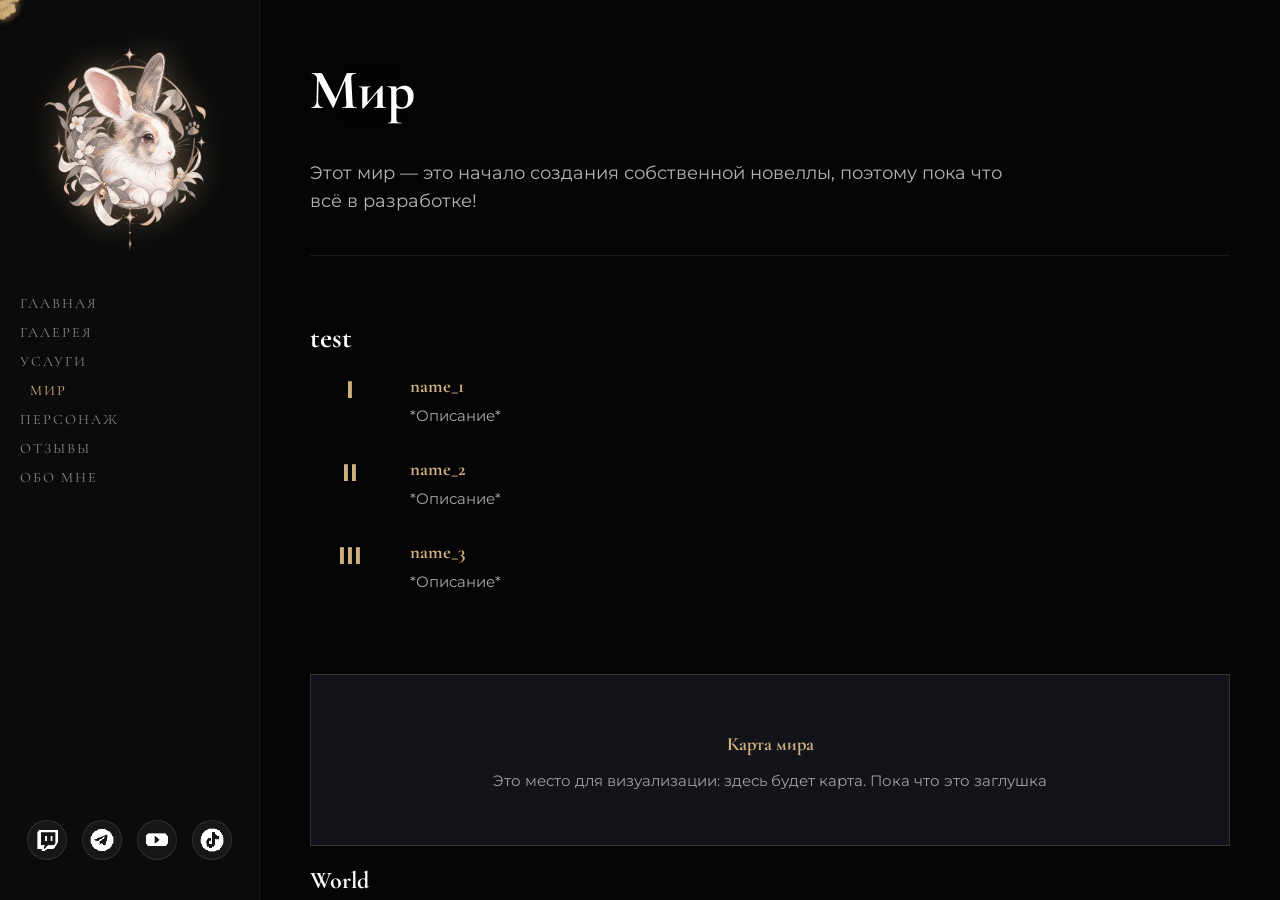
<file: world.html>
<!DOCTYPE html>
<html lang="ru">
<head>
  <link rel="icon" type="img/logo.png" href="img/logo.png">
  <meta charset="UTF-8" />
  <meta name="viewport" content="width=device-width, initial-scale=1.0" />
  <title>Мир — Ель Миу Азхар</title>
  
  <link rel="preconnect" href="https://fonts.googleapis.com">
  <link rel="preconnect" href="https://fonts.gstatic.com" crossorigin>
  <link href="https://fonts.googleapis.com/css2?family=Cormorant+Garamond:wght@400;600;700&family=Montserrat:wght@400;500&display=swap" rel="stylesheet">

  <!-- ЗВУКИ (должны лежать в папке sounds/) -->
  <audio id="sound-click" src="sounds/tik.mp3" preload="auto"></audio>
  <audio id="sound-hover" src="sounds/navodka.mp3" preload="auto"></audio>

  <style>
    /* --- БАЗОВЫЕ НАСТРОЙКИ --- */
    body {
      margin: 0; padding: 0; height: 100vh; overflow-x: hidden;
      display: flex; flex-direction: column; font-family: 'Montserrat', sans-serif;
      background-color: #050505; color: #fff; box-sizing: border-box;
    }
    * { box-sizing: border-box; }
    .page-wrapper {
      display: flex; width: 100%; height: 100%; overflow: hidden; position: relative;
    }

    /* --- САЙДБАР --- */
    .sidebar {
      width: 260px; height: 100%; background: #0b0b0b; padding: 40px 20px;
      display: flex; flex-direction: column; justify-content: space-between;
      flex-shrink: 0; z-index: 10; border-right: 1px solid rgba(255,255,255,0.05);
    }
    .logo-wrapper {
      margin-bottom: 30px; opacity: 0; transform: translateY(-20px);
      animation: fadeInDown 1.2s cubic-bezier(0.16, 1, 0.3, 1) forwards;
    }
    .site-logo {
      max-width: 100%; height: auto;
      filter: drop-shadow(0 0 15px rgba(209, 177, 128, 0.4));
    }
    @keyframes logoFloat {
      0%, 100% { transform: translateY(0); }
      50% { transform: translateY(-5px); }
    }
    .logo-wrapper img { animation: logoFloat 6s ease-in-out infinite; }

    .nav-list {
      list-style: none; padding: 0; margin: 0;
      display: flex; flex-direction: column; gap: 10px;
    }
    .nav-link {
      text-decoration: none; color: rgba(255, 255, 255, 0.5);
      font-family: 'Cormorant Garamond', serif; font-size: 0.9rem;
      text-transform: uppercase; letter-spacing: 2px; padding: 5px 0;
      transition: all 0.3s ease;
    }
    .nav-link:hover, .nav-link.active {
      color: #d1b180; padding-left: 10px;
    }

    .social-row {
      display: flex; justify-content: center; align-items: center; gap: 15px;
      margin-top: auto; flex-wrap: nowrap;
    }
    .social-icon-btn {
      width: 40px; height: 40px; border-radius: 50%;
      background: rgba(255, 255, 255, 0.05);
      border: 1px solid rgba(255,255,255,0.1);
      display: flex; align-items: center; justify-content: center;
      text-decoration: none; transition: all 0.3s cubic-bezier(0.175, 0.885, 0.32, 1.275);
    }
    .social-icon-btn img {
      width: 24px; height: 24px; object-fit: contain;
      filter: brightness(0) invert(1);
    }
    .social-icon-btn:hover {
      background: #d1b180; transform: scale(1.1) rotate(10deg);
      border-color: #d1b180;
    }
    .social-icon-btn:hover img { filter: brightness(0) invert(0); }

    /* --- КОНТЕНТ --- */
    .main-content {
      flex-grow: 1; background: #050505; padding: 60px 50px;
      overflow-y: auto; position: relative; display: flex; flex-direction: column;
    }

    .hero-title {
      font-family: 'Cormorant Garamond', serif; font-size: 3.5rem;
      color: white; margin: 0 0 20px 0; line-height: 1.1;
      text-shadow: 0 0 20px rgba(0,0,0,0.5);
      opacity: 0; transform: translateY(30px);
      animation: fadeInUp 1s cubic-bezier(0.16, 1, 0.3, 1) 0.5s forwards;
    }

    .world-intro {
      color: rgba(255,255,255,0.7); font-size: 1.1rem; max-width: 700px;
      line-height: 1.6; margin-bottom: 40px;
      opacity: 0; transform: translateY(20px);
      animation: fadeInUp 0.8s cubic-bezier(0.16, 1, 0.3, 1) 0.7s forwards;
    }

    .lore-section {
      border-top: 1px solid rgba(255,255,255,0.08);
      padding-top: 40px; margin-bottom: 50px;
    }
    .lore-title {
      color: white; font-family: 'Cormorant Garamond', serif;
      font-size: 1.8rem; margin-bottom: 20px;
    }
    .lore-item {
      display: grid; grid-template-columns: 80px 1fr; gap: 20px;
      align-items: start; margin-bottom: 30px;
    }
    .lore-icon {
      grid-row: 1 / -1; display: flex; align-items: center; justify-content: center;
      color: #d1b180; font-weight: 700; font-size: 1.5rem;
    }
    .lore-text h3 {
      color: #d1b180; margin: 0 0 8px 0; font-family: 'Cormorant Garamond', serif;
    }
    .lore-text p {
      color: rgba(255,255,255,0.65); margin: 0; font-size: 0.95rem; line-height: 1.5;
    }

    .map-placeholder {
      background: rgba(26, 26, 36, 0.7);
      backdrop-filter: blur(10px);
      border: 1px solid rgba(205, 163, 110, 0.2);
      padding: 40px; text-align: center;
      opacity: 0; transform: translateY(20px);
      animation: fadeInUp 0.8s cubic-bezier(0.16, 1, 0.3, 1) 1.0s forwards;
    }
    .map-placeholder h3 {
      color: #d1b180; font-family: 'Cormorant Garamond', serif; margin-bottom: 12px;
    }
    .map-placeholder p {
      color: rgba(255,255,255,0.6); font-size: 0.95rem;
    }

    .cta-block {
      margin-top: auto; text-align: center;
      opacity: 0; animation: fadeIn 0.8s ease-out 1.1s forwards;
    }
    .order-btn {
      background: transparent; border: 2px solid #d1b180;
      color: #d1b180; padding: 14px 40px; text-decoration: none;
      text-transform: uppercase; font-weight: 700; letter-spacing: 1px;
      cursor: pointer; transition: all 0.3s ease;
      font-family: 'Cormorant Garamond', serif;
    }
    .order-btn:hover {
      background: #d1b180; color: #000;
      box-shadow: 0 0 20px rgba(209, 177, 128, 0.3);
    }

    @keyframes fadeInDown { to { opacity: 1; transform: translateY(0); } }
    @keyframes fadeInUp { to { opacity: 1; transform: translateY(0); } }
    @keyframes fadeIn { to { opacity: 1; } }

    /* МОДАЛЬНОЕ ОКНО */
    .modal-overlay {
      position: fixed; top: 0; left: 0; width: 100%; height: 100%;
      background: rgba(0, 0, 0, 0.9); display: none;
      justify-content: center; align-items: center; z-index: 1000;
      backdrop-filter: blur(4px);
    }
    .modal-overlay.active { display: flex; }
    .modal-content {
      background: #111; padding: 30px; border: 1px solid #d1b180;
      text-align: center; max-width: 500px; width: 90%;
    }
    .modal-close {
      position: absolute; top: 15px; right: 20px; background: none; border: none;
      color: rgba(255,255,255,0.5); font-size: 2rem; cursor: pointer;
    }
    .payment-grid {
      display: grid; grid-template-columns: 1fr 1fr; gap: 10px; margin-top: 20px;
    }
    .payment-btn {
      background: transparent; border: 1px solid #d1b180;
      color: #d1b180; padding: 12px; text-decoration: none;
      text-transform: uppercase; font-weight: 700; transition: 0.3s;
      text-align: center; display: block;
    }
    .payment-btn:hover {
      background: #d1b180; color: #000;
      box-shadow: 0 0 15px rgba(209, 177, 128, 0.4);
    }

    /* АДАПТИВ */
    @media (max-width: 768px) {
  /* 1. Превращаем сайдбар в компактную шапку сверху */
  .sidebar {
    width: 100%;
    height: auto;
    min-height: 65px; /* Чуть выше, чтобы всё красиво влезло */
    padding: 10px 15px;
    flex-direction: row;
    align-items: center;
    justify-content: flex-start;
    gap: 12px;
    position: sticky;
    top: 0;
    z-index: 1000;
    border-right: none;
    border-bottom: 1px solid rgba(255, 255, 255, 0.1);
    flex-wrap: nowrap; /* Важно: не даем элементам прыгать вниз */
    overflow-x: auto; /* ГЛАВНОЕ: включаем прокрутку самой шапки */
    scrollbar-width: none; /* Скрываем полосу прокрутки в Firefox */
  }

  .sidebar::-webkit-scrollbar {
    display: none; /* Скрываем полосу прокрутки в Chrome/Safari */
  }

  /* 2. Логотип: маленький и круглый */
  .logo-wrapper {
    order: 1;
    width: 44px;
    flex-shrink: 0;
    margin: 0;
    padding: 0;
  }

  .site-logo {
    width: 44px;
    height: 44px;
    border-radius: 50%;
    object-fit: cover;
    filter: drop-shadow(0 0 5px rgba(209, 177, 128, 0.3));
  }

  /* 3. Соцсети: компактно */
  .social-row {
    order: 2;
    display: flex;
    gap: 8px;
    flex-shrink: 0;
  }

  .social-icon-btn {
    width: 32px;
    height: 32px;
    padding: 0;
    border-radius: 50%;
  }

  .social-icon-btn img {
    width: 20px;
    height: 20px;
    object-fit: contain;
  }

  /* 4. Меню: делаем его прокручиваемым внутри шапки */
  .sidebar nav {
    order: 3;
    width: auto;
    margin: 0;
    flex-grow: 1;
  }

  .nav-list {
    display: flex;
    flex-direction: row;
    gap: 24px; /* Расстояние между пунктами меню */
    margin: 0;
    padding: 0;
    list-style: none;
    overflow-x: auto; /* Разрешаем скролл внутри списка */
    scrollbar-width: none;
    padding-bottom: 8px; /* Отступ снизу, чтобы текст не прилипал к скроллу */
  }
  
  .nav-list::-webkit-scrollbar {
    display: none;
  }

  .nav-link {
    white-space: nowrap; /* Запрещаем перенос текста ссылки */
    padding: 0;
    letter-spacing: 1px;
    font-size: 0.85rem;
    text-transform: uppercase;
    color: rgba(255, 255, 255, 0.6);
  }

  .nav-link:hover, .nav-link.active {
    color: #d1b180;
    padding-left: 0; /* Убираем сдвиг на мобильном */
  }

  /* 5. Скрываем большие серые кнопки контактов в блоке .contact-block */
  .contact-block {
    display: none; 
  }

  /* 6. Подстройка основного контента */
  .page-wrapper {
    flex-direction: column;
    height: auto;
  }

  .main-content {
    width: 100%;
    padding: 20px;
    flex-grow: 1;
    overflow-y: auto;
    max-height: calc(100vh - 75px); /* Высота: весь экран минус высота шапки */
  }

  /* 7. Адаптив заголовков и карточек */
  .hero-title {
    font-size: 1.8rem;
    line-height: 1.2;
  }

  .blocks-row {
    margin-top: 30px;
    flex-direction: column;
  }

  .square-card {
    flex: 1 1 100%;
    max-width: 100%;
    padding: 20px;
  }
}

  </style>
</head>
<body>
  <div class="page-wrapper">
    <!-- ЛЕВАЯ ПАНЕЛЬ -->
    <aside class="sidebar">
      <div class="logo-wrapper">
        <img src="img/logo.png" alt="Ель Миу Азхар" class="site-logo" onerror="this.style.display='none'" />
      </div>
      <nav>
        <ul class="nav-list">
          <li><a href="index.html" class="nav-link">Главная</a></li>
          <li><a href="gallery.html" class="nav-link">Галерея</a></li>
          <li><a href="services.html" class="nav-link">Услуги</a></li>
          <li><a href="world.html" class="nav-link active">Мир</a></li>
          <li><a href="character.html" class="nav-link">Персонаж</a></li>
          <li><a href="reviews.html" class="nav-link">Отзывы</a></li>
          <li><a href="about.html" class="nav-link">Обо мне</a></li>
        </ul>
      </nav>
      <div class="social-row">
        <a href="https://www.twitch.tv/kukolnik690028" target="_blank" class="social-icon-btn"><img src="img/twitch.png" alt="Twitch" /></a>
        <a href="https://t.me/MIUMIU690028" target="_blank" class="social-icon-btn"><img src="img/telegram.png" alt="Telegram" /></a>
        <a href="https://www.youtube.com/@elmiuazhar" target="_blank" class="social-icon-btn"><img src="img/youtube.png" alt="YouTube" /></a>
        <a href="https://www.tiktok.com/@elmiuazhar?is_from_webapp=1&sender_device=pc" target="_blank" class="social-icon-btn"><img src="img/tiktok.png" alt="TikTok" /></a>
      </div>
    </aside>

    <!-- ПРАВАЯ ЧАСТЬ -->
    <main class="main-content">
      <h1 class="hero-title">Мир</h1>

      <p class="world-intro">
        Этот мир — это начало создания собственной новеллы, поэтому пока что всё в разработке!
      </p>
            <section class="lore-section">
        <h2 class="lore-title">test</h2>

        <div class="lore-item">
          <div class="lore-icon">I</div>
          <div class="lore-text">
            <h3>name_1</h3>
            <p>*Описание*</p>
          </div>
        </div>

        <div class="lore-item">
          <div class="lore-icon">II</div>
          <div class="lore-text">
            <h3>name_2</h3>
            <p>*Описание*</p>
          </div>
        </div>

        <div class="lore-item">
          <div class="lore-icon">III</div>
          <div class="lore-text">
            <h3>name_3</h3>
            <p>*Описание*</p>
          </div>
        </div>
      </section>

      <div class="map-placeholder">
        <h3>Карта мира</h3>
        <p>Это место для визуализации: здесь будет карта. Пока что это заглушка</p>
      </div>

      <section class="vision-section">
        <h2 class="vision-title" style="color: white; font-family: 'Cormorant Garamond', serif; margin-bottom: 20px;">World</h2>
        <p style="color: rgba(255,255,255,0.7); line-height: 1.6;">
          lore_1
        </p>
        <ul style="color: rgba(255,255,255,0.65); margin-bottom: 30px; padding-left: 20px;">
          <li>little_1</li>
          <li>little_2</li>
          <li>little_3</li>
          <li>little_4</li>
        </ul>
      </section>
    </main>
  </div>
  <div id="spark-container"></div>
  <style>
    #spark-container {
      position: fixed;
      top: 0;
      left: 0;
      width: 100%;
      height: 100%;
      pointer-events: none;
      z-index: 9998;
    }
    .spark {
      position: absolute;
      border-radius: 50%;
      background: #d1b180;
      box-shadow: 0 0 10px rgba(209, 177, 128, 0.8);
      will-change: transform, opacity;
    }
  </style>
  <script>
    const container = document.getElementById('spark-container');
    const MAX_SPARKS = 150;
    const SPARK_SIZE = 4;
    const SPEED_FACTOR = 0.6;

    let mouseX = 0;
    let mouseY = 0;

    document.addEventListener('mousemove', (e) => {
      mouseX = e.clientX;
      mouseY = e.clientY;
    });

    function spawnSparks() {
      const count = 3;
      for (let i = 0; i < count; i++) {
        const spark = document.createElement('div');
        spark.classList.add('spark');

        const size = SPARK_SIZE * (0.5 + Math.random() * 1.5);
        spark.style.width = `${size}px`;
        spark.style.height = `${size}px`;

        const offsetX = (Math.random() - 0.5) * 25;
        const offsetY = (Math.random() - 0.5) * 25;
        spark.style.left = `${mouseX + offsetX}px`;
        spark.style.top = `${mouseY + offsetY}px`;

        container.appendChild(spark);

        const angle = Math.random() * Math.PI * 2;
        const distance = 80 + Math.random() * 60;
        const vx = Math.cos(angle) * distance * SPEED_FACTOR;
        const vy = Math.sin(angle) * distance * SPEED_FACTOR;

        let progress = 0;
        const duration = 600 + Math.random() * 400;

        function animateSpark() {
          progress += 1;
          const t = Math.min(progress / duration, 1);
          spark.style.transform = `translate(${vx * t}px, ${vy * t}px)`;
          spark.style.opacity = 1 - t;

          if (t < 1) {
            requestAnimationFrame(animateSpark);
          } else {
            spark.remove();
          }
        }

        animateSpark();

        if (container.children.length > MAX_SPARKS) {
          container.firstChild.remove();
        }
      }
    }

    setInterval(spawnSparks, 80);
  </script>
  <script>
    // --- ЗВУКИ ---
    const soundClick = document.getElementById('sound-click');
    const soundHover = document.getElementById('sound-hover');

    if (soundClick) soundClick.volume = 0.3;
    if (soundHover) soundHover.volume = 0.3;

    function playClick() {
      if (!soundClick || !soundClick.src) return;
      soundClick.currentTime = 0;
      soundClick.play().catch(() => {});
    }

    function playHover() {
      if (!soundHover || !soundHover.src) return;
      soundHover.currentTime = 0;
      soundHover.play().catch(() => {});
    }

    // Вешаем звуки на все интерактивные элементы
    const interactiveElements = document.querySelectorAll(
      'button, .order-btn, .payment-btn, .nav-link, .social-icon-btn'
    );

    interactiveElements.forEach(el => {
      el.addEventListener('mouseenter', playHover);
      el.addEventListener('mousedown', playClick);
    });

    // --- МОДАЛЬНОЕ ОКНО ---
    const openBtn = document.getElementById('open-payment');
    const closeBtn = document.getElementById('close-payment');
    const modal = document.getElementById('payment-modal');

    if (openBtn) {
      openBtn.addEventListener('click', () => {
        modal.classList.add('active');
      });
    }

    if (closeBtn) {
      closeBtn.addEventListener('click', () => {
        modal.classList.remove('active');
      });
    }

    window.addEventListener('click', (e) => {
      if (e.target === modal) {
        modal.classList.remove('active');
      }
    });
  </script>
</body>
</html>
</file>
